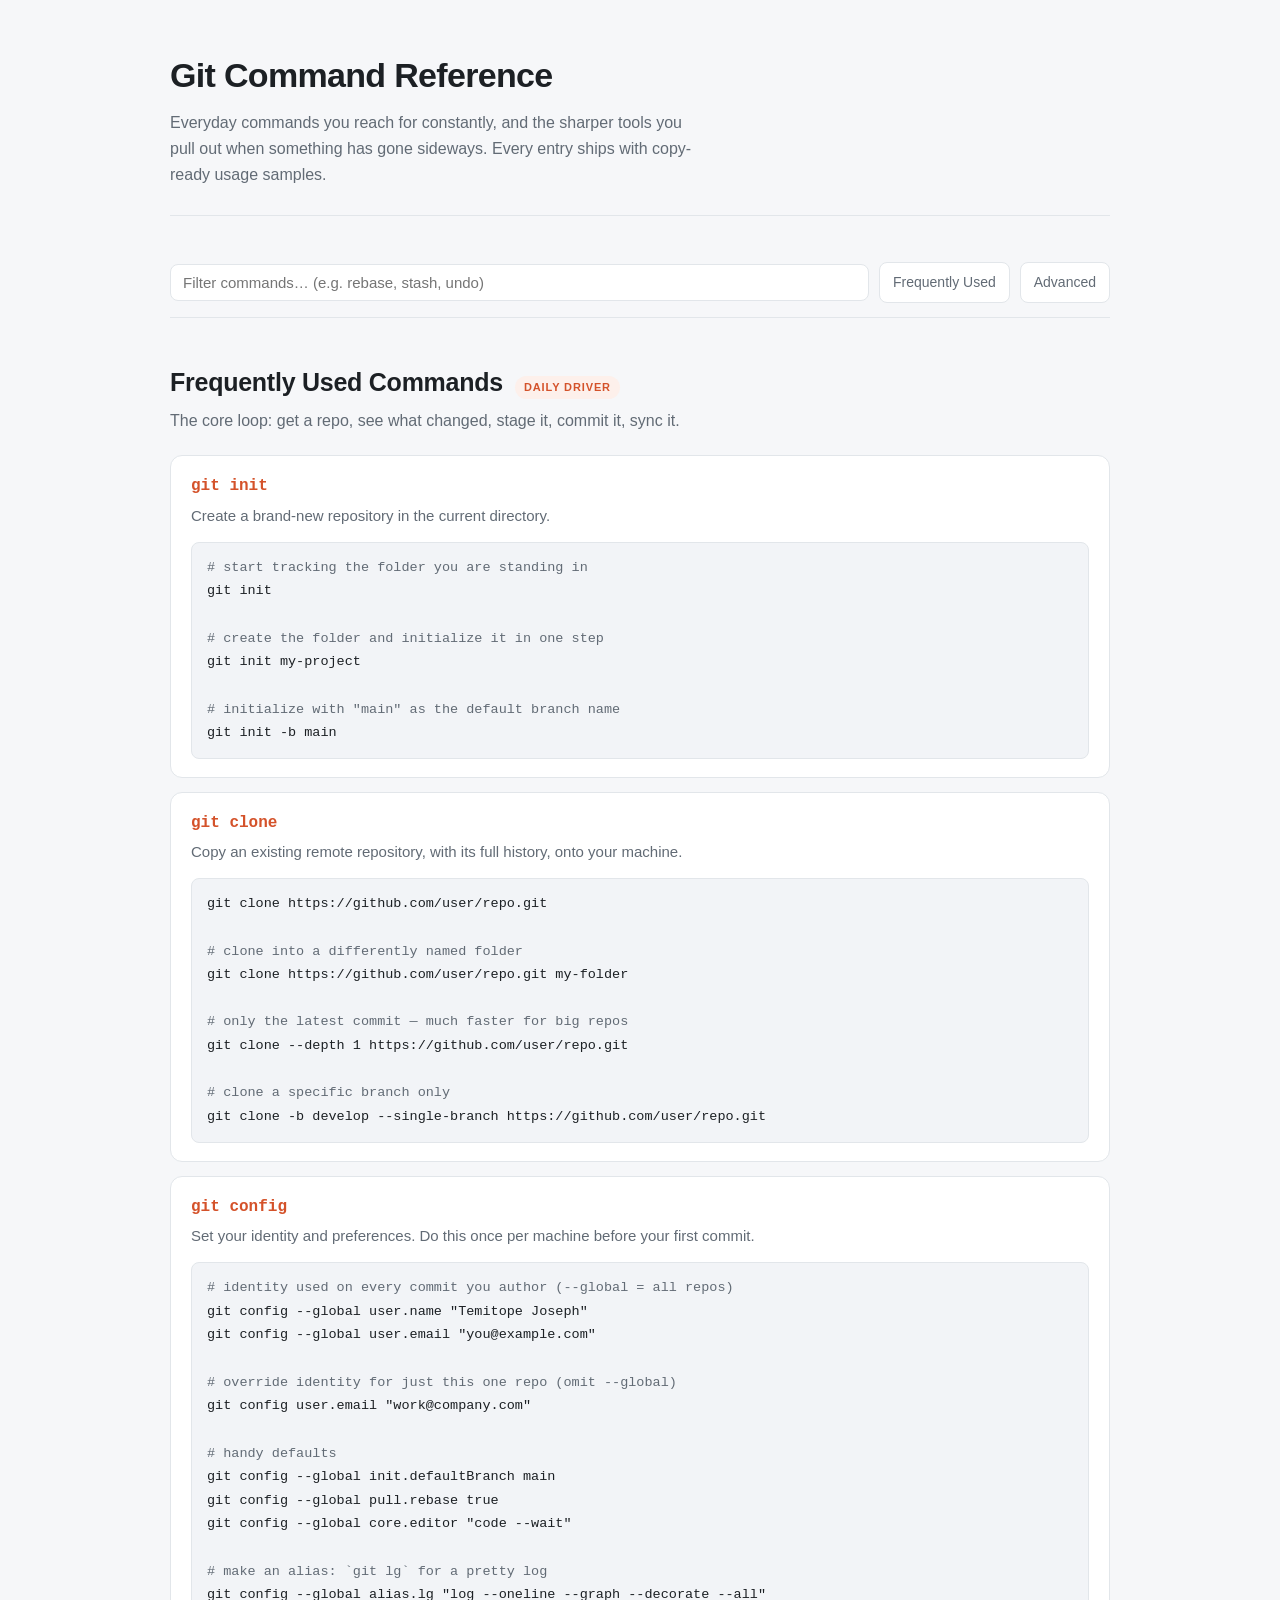
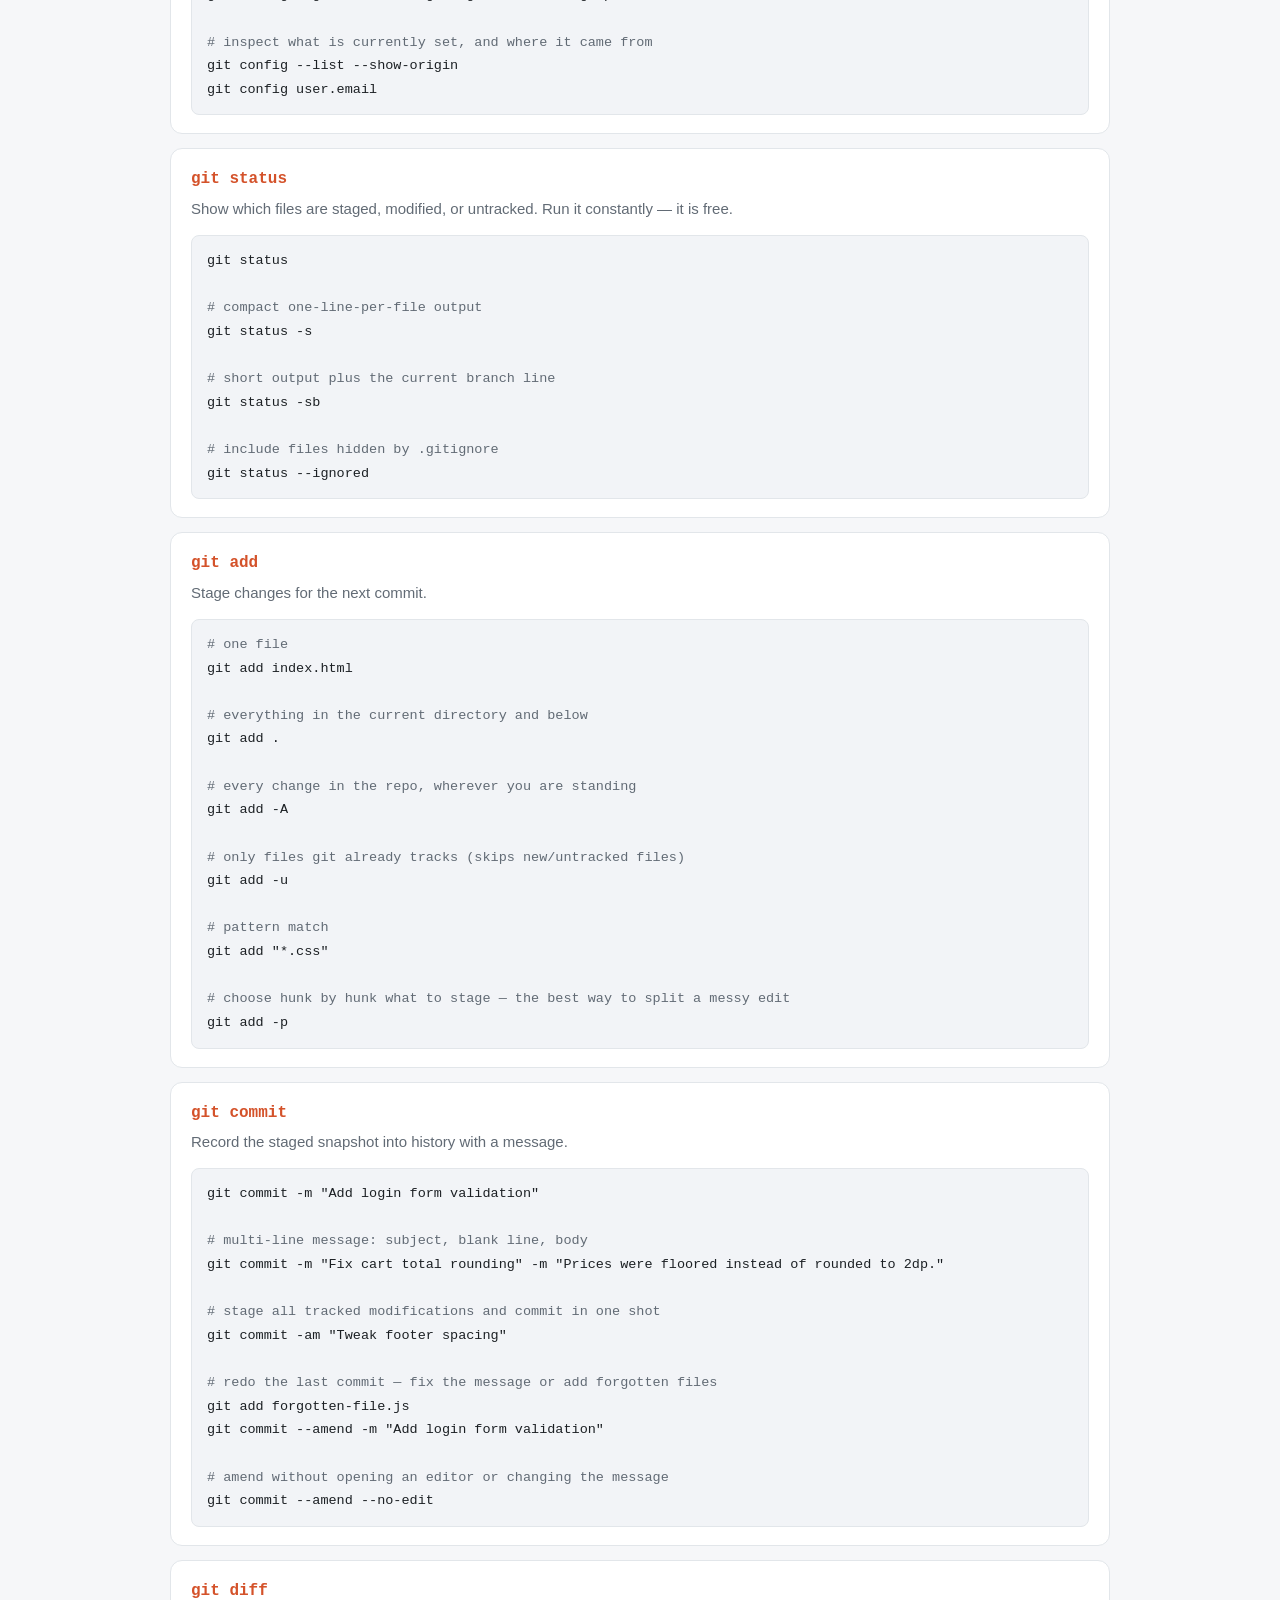
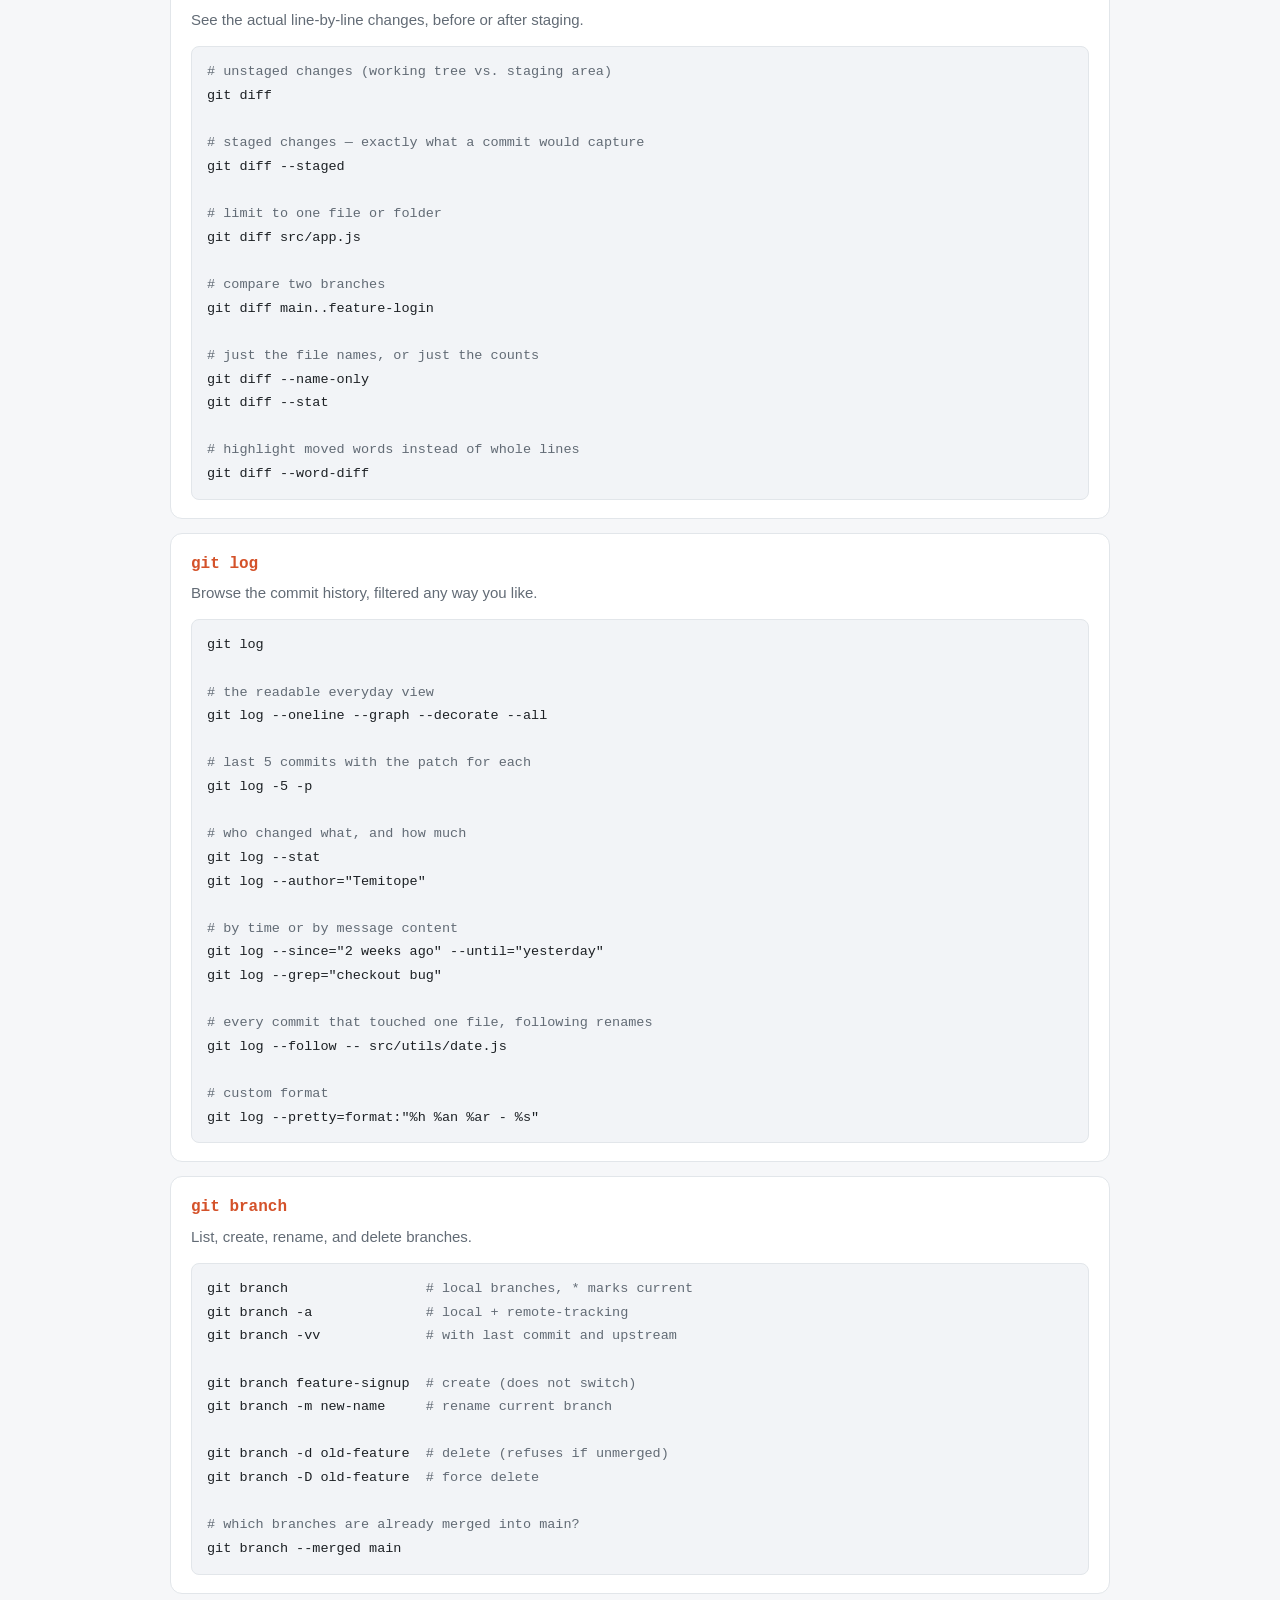
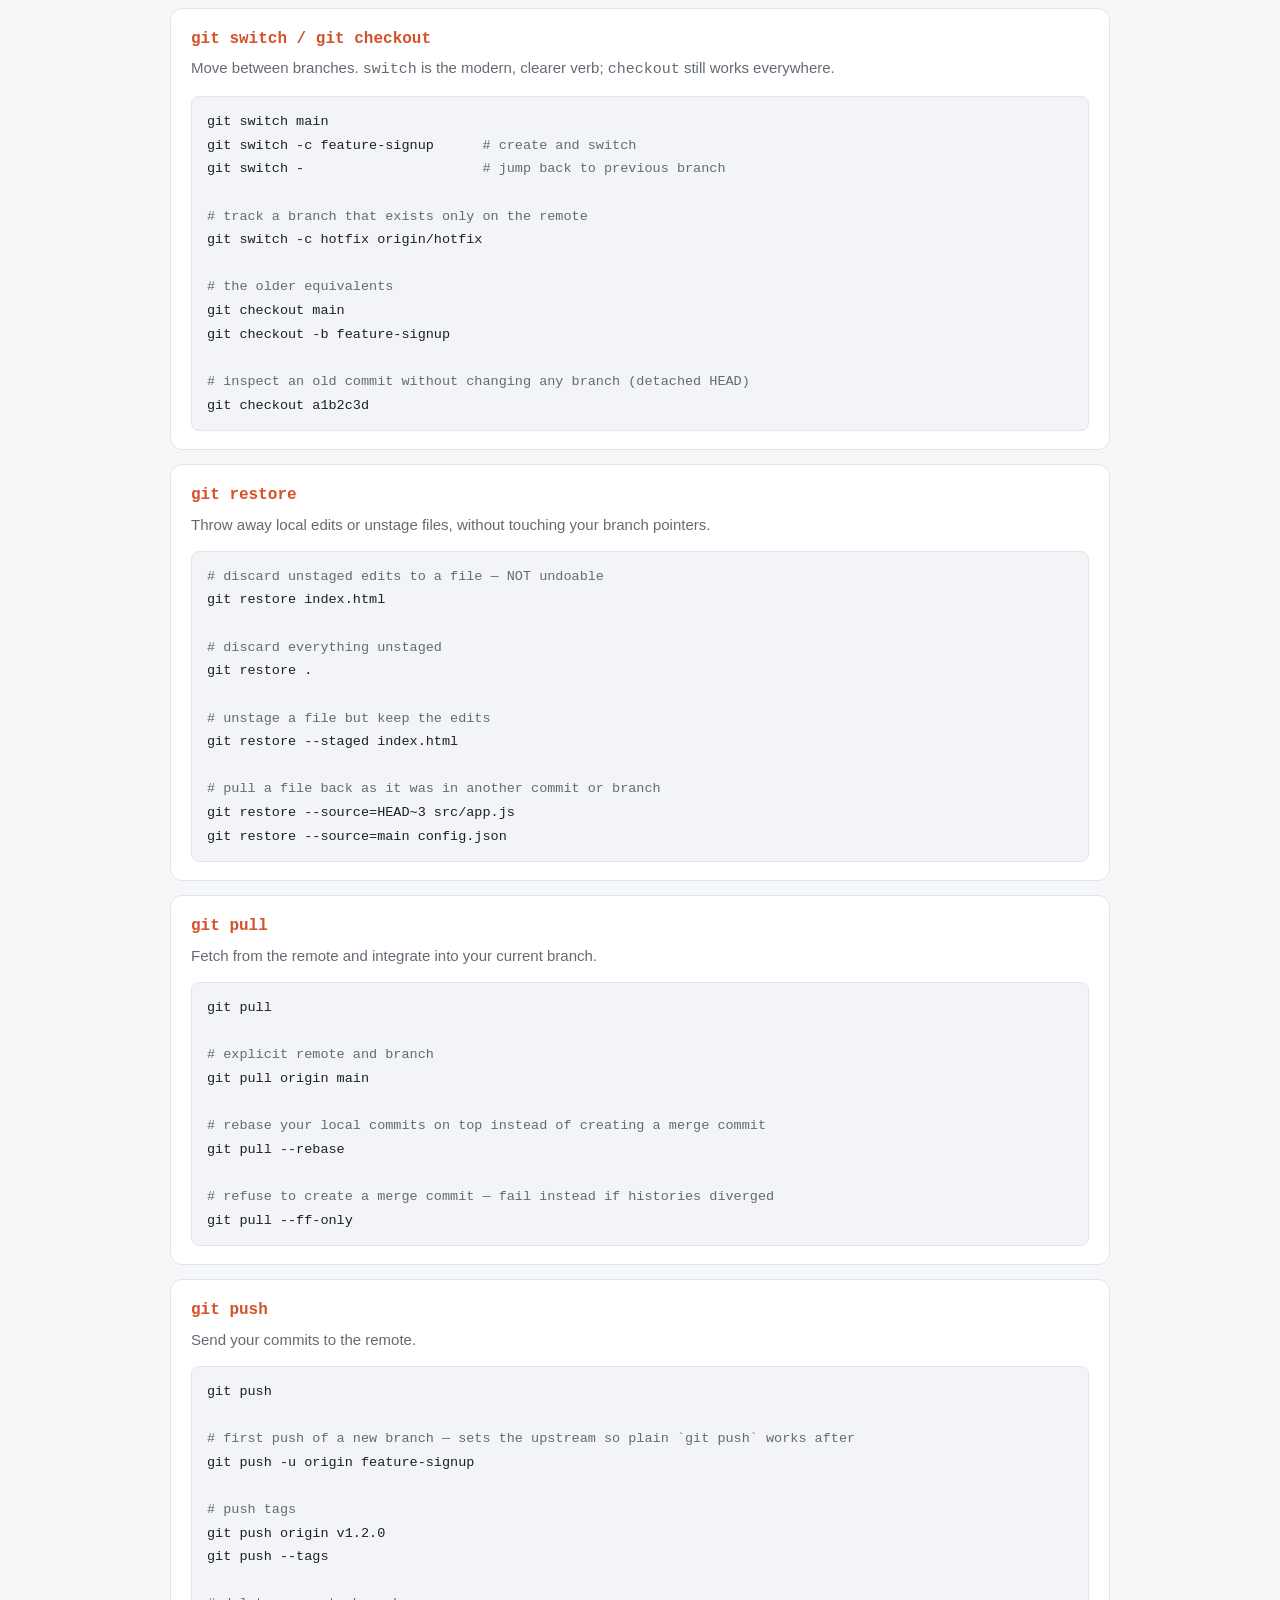
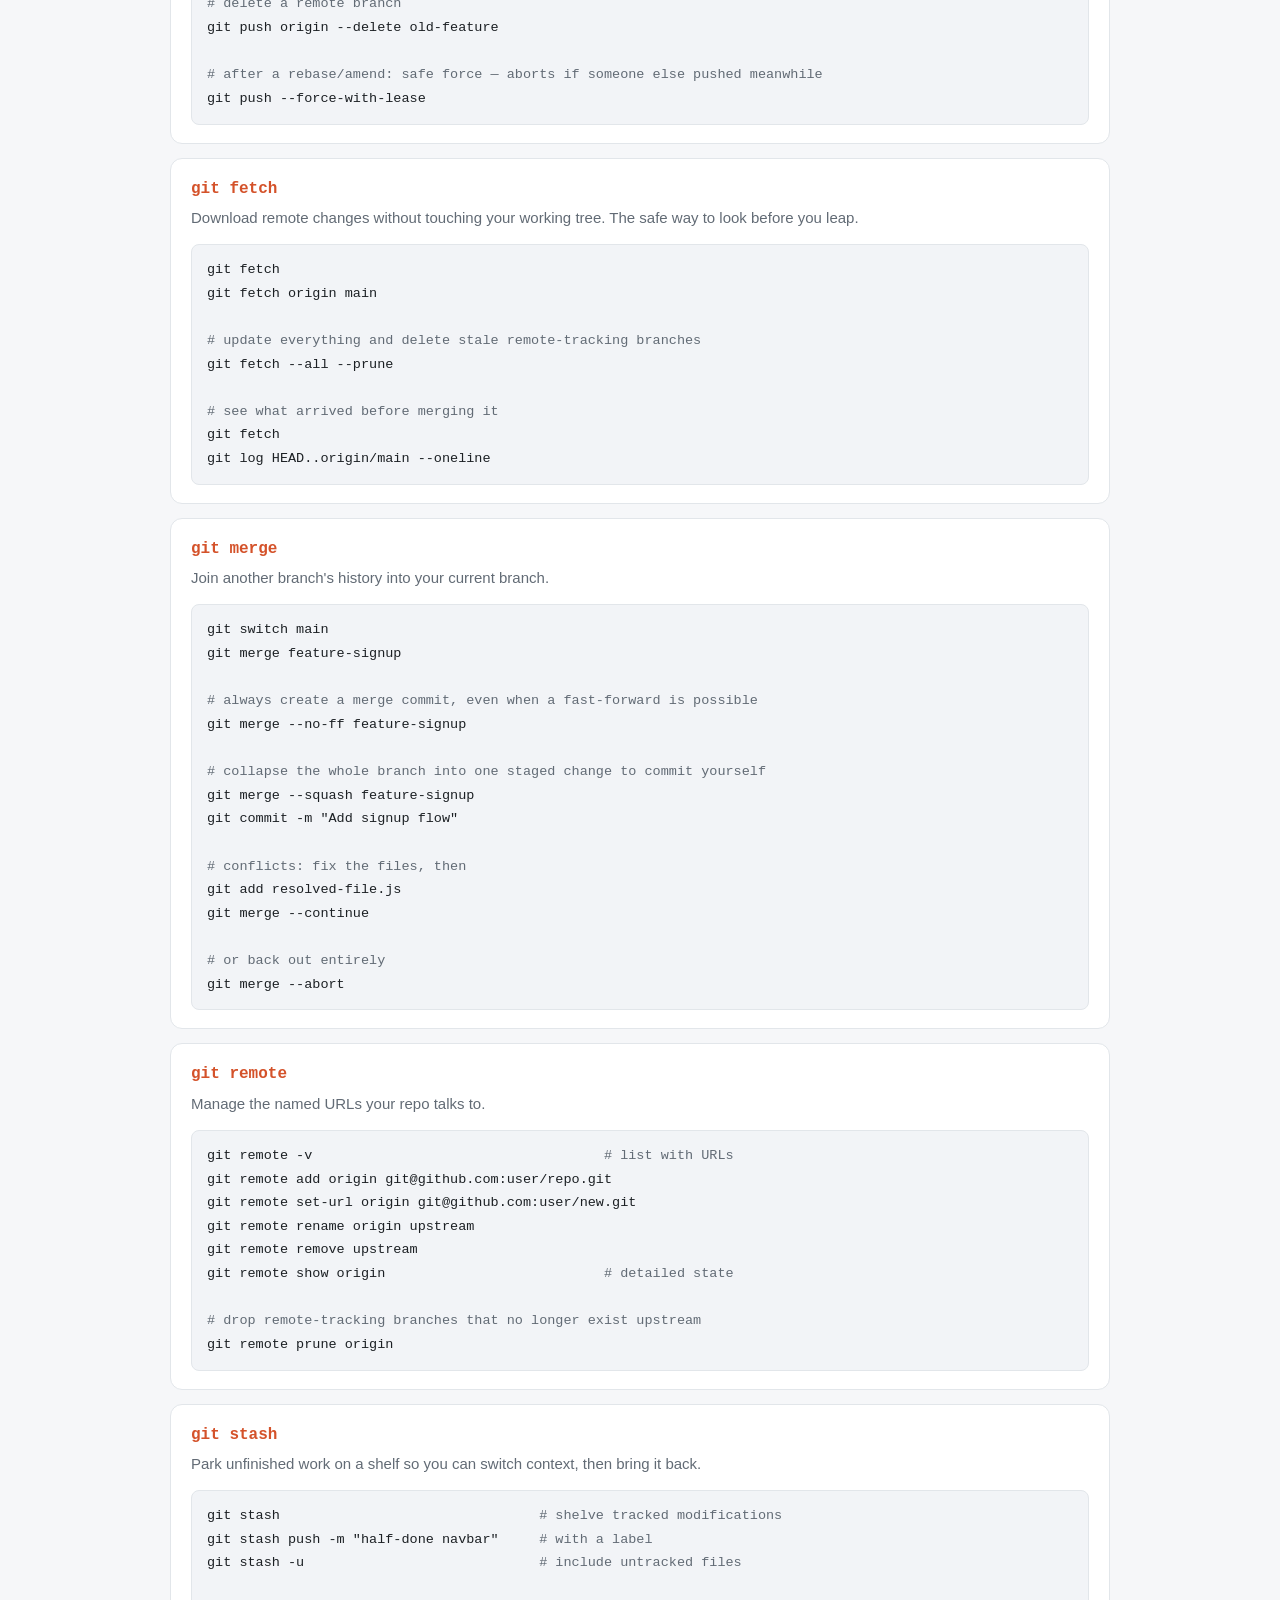
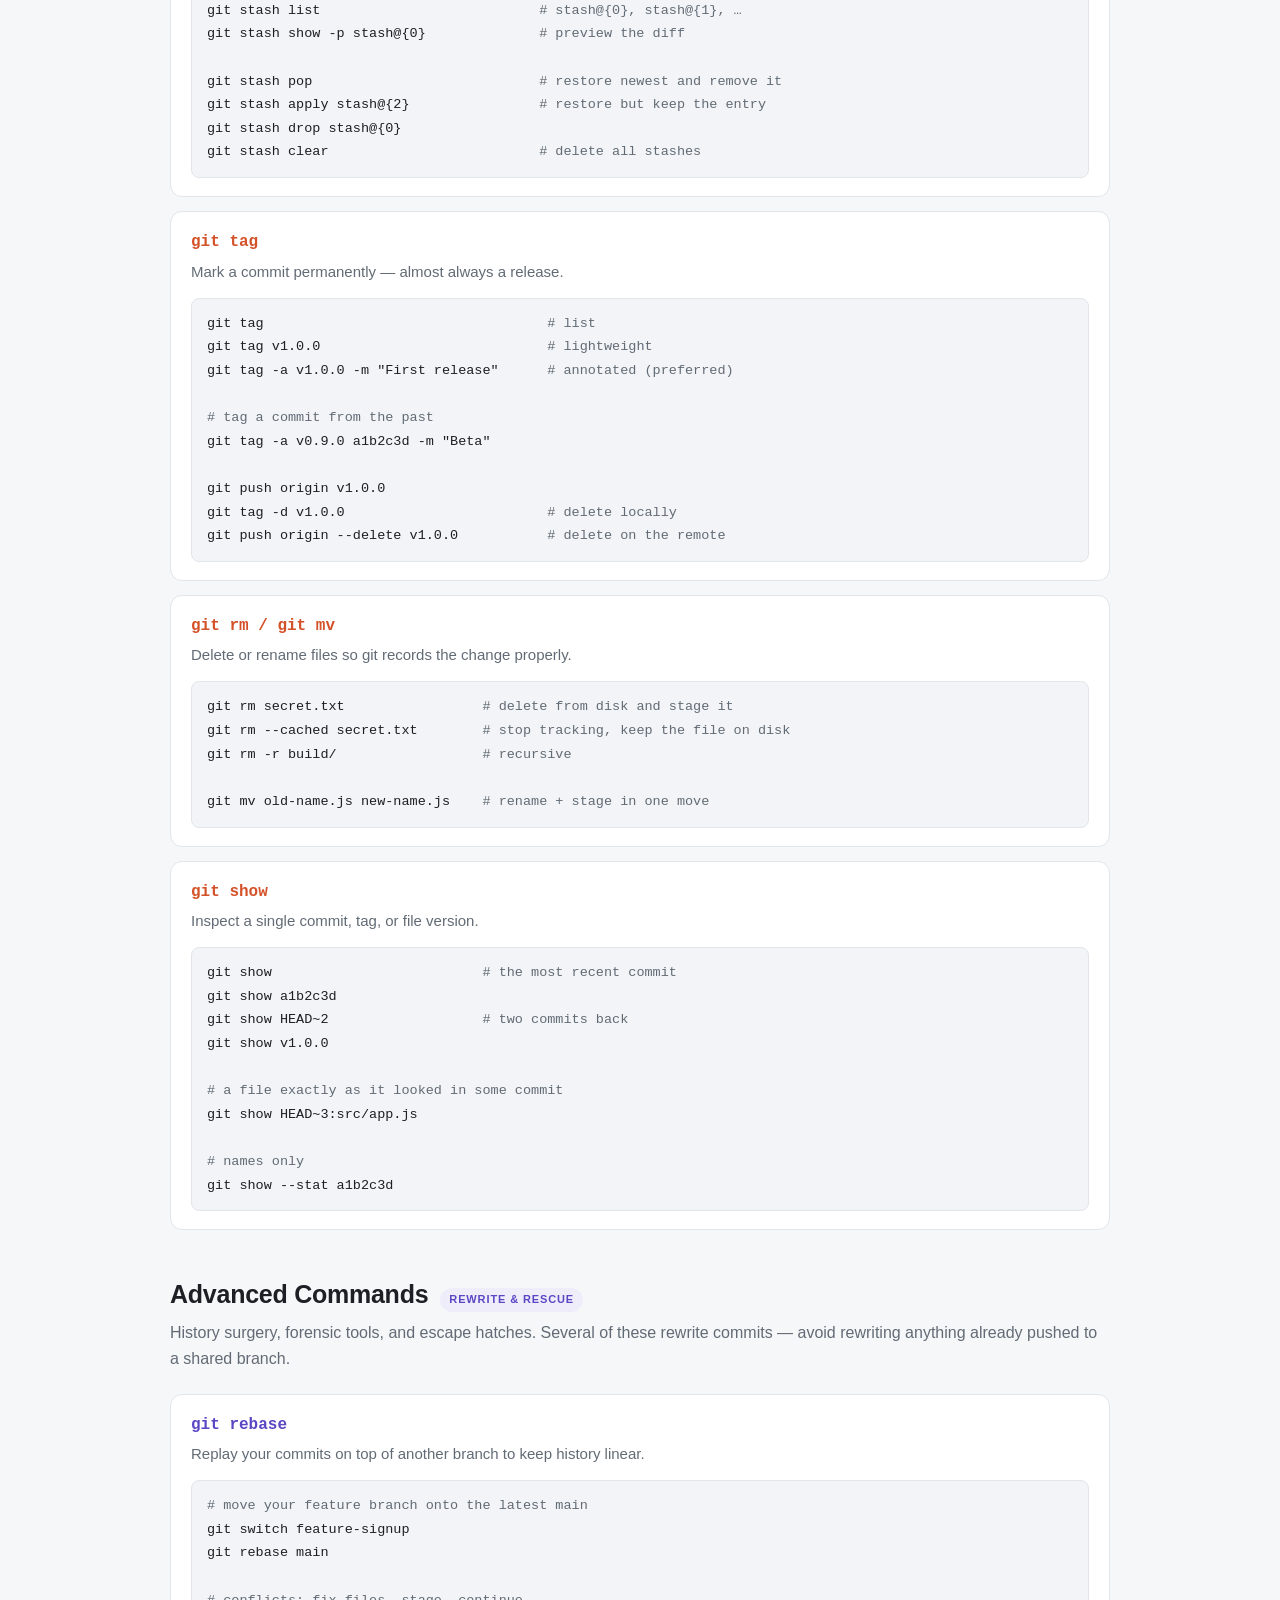
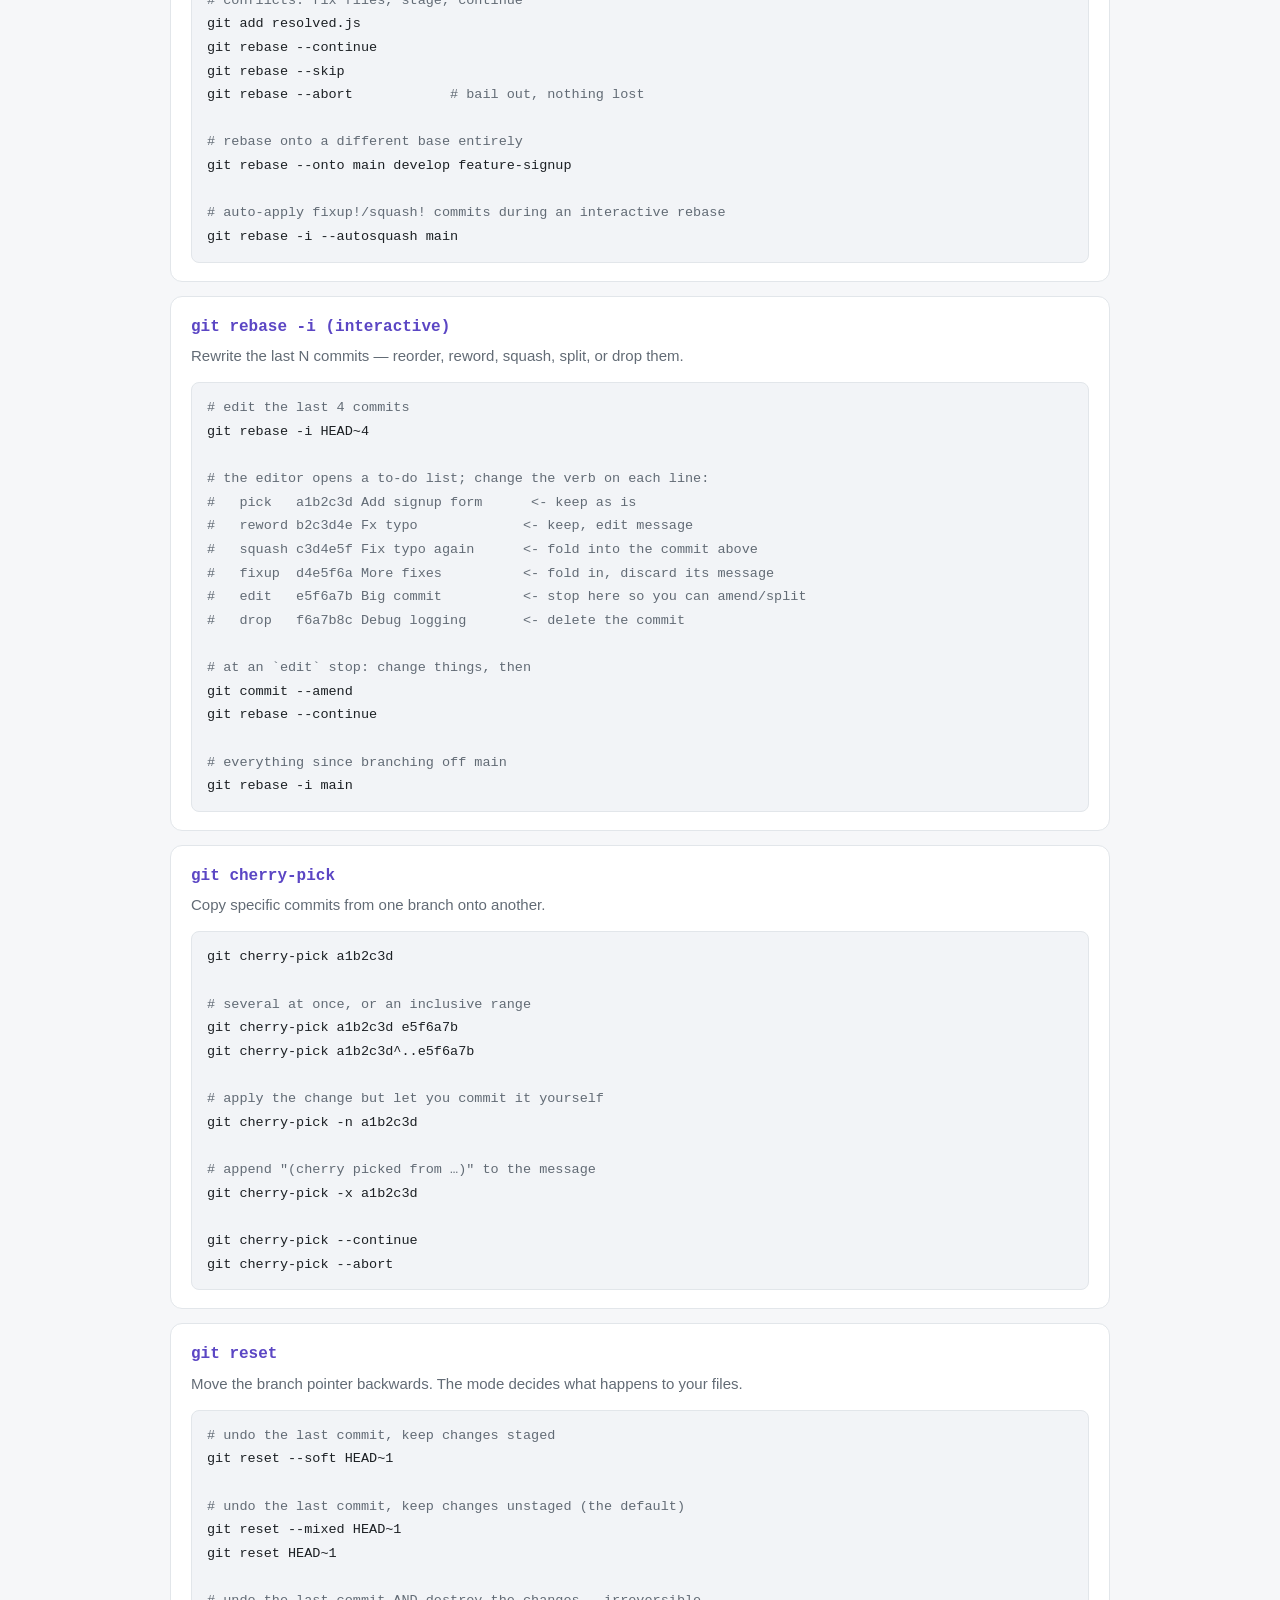
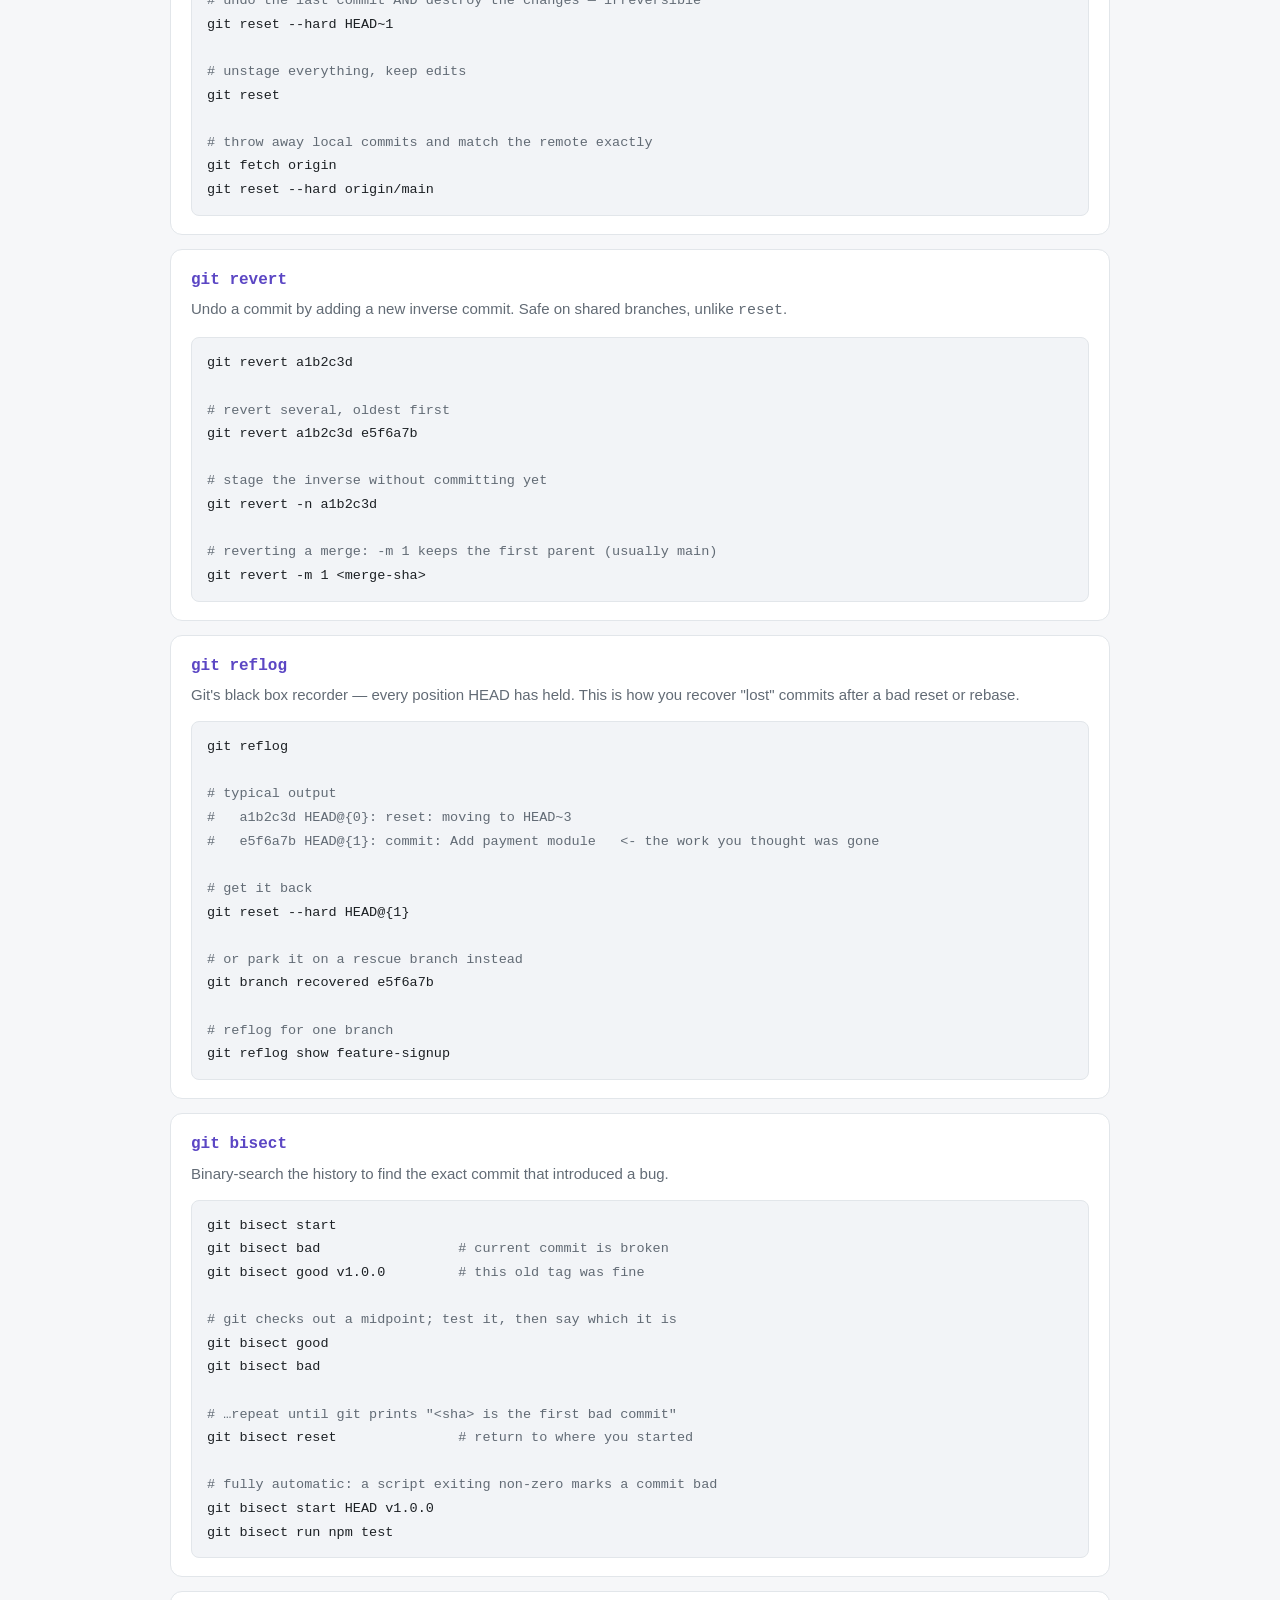
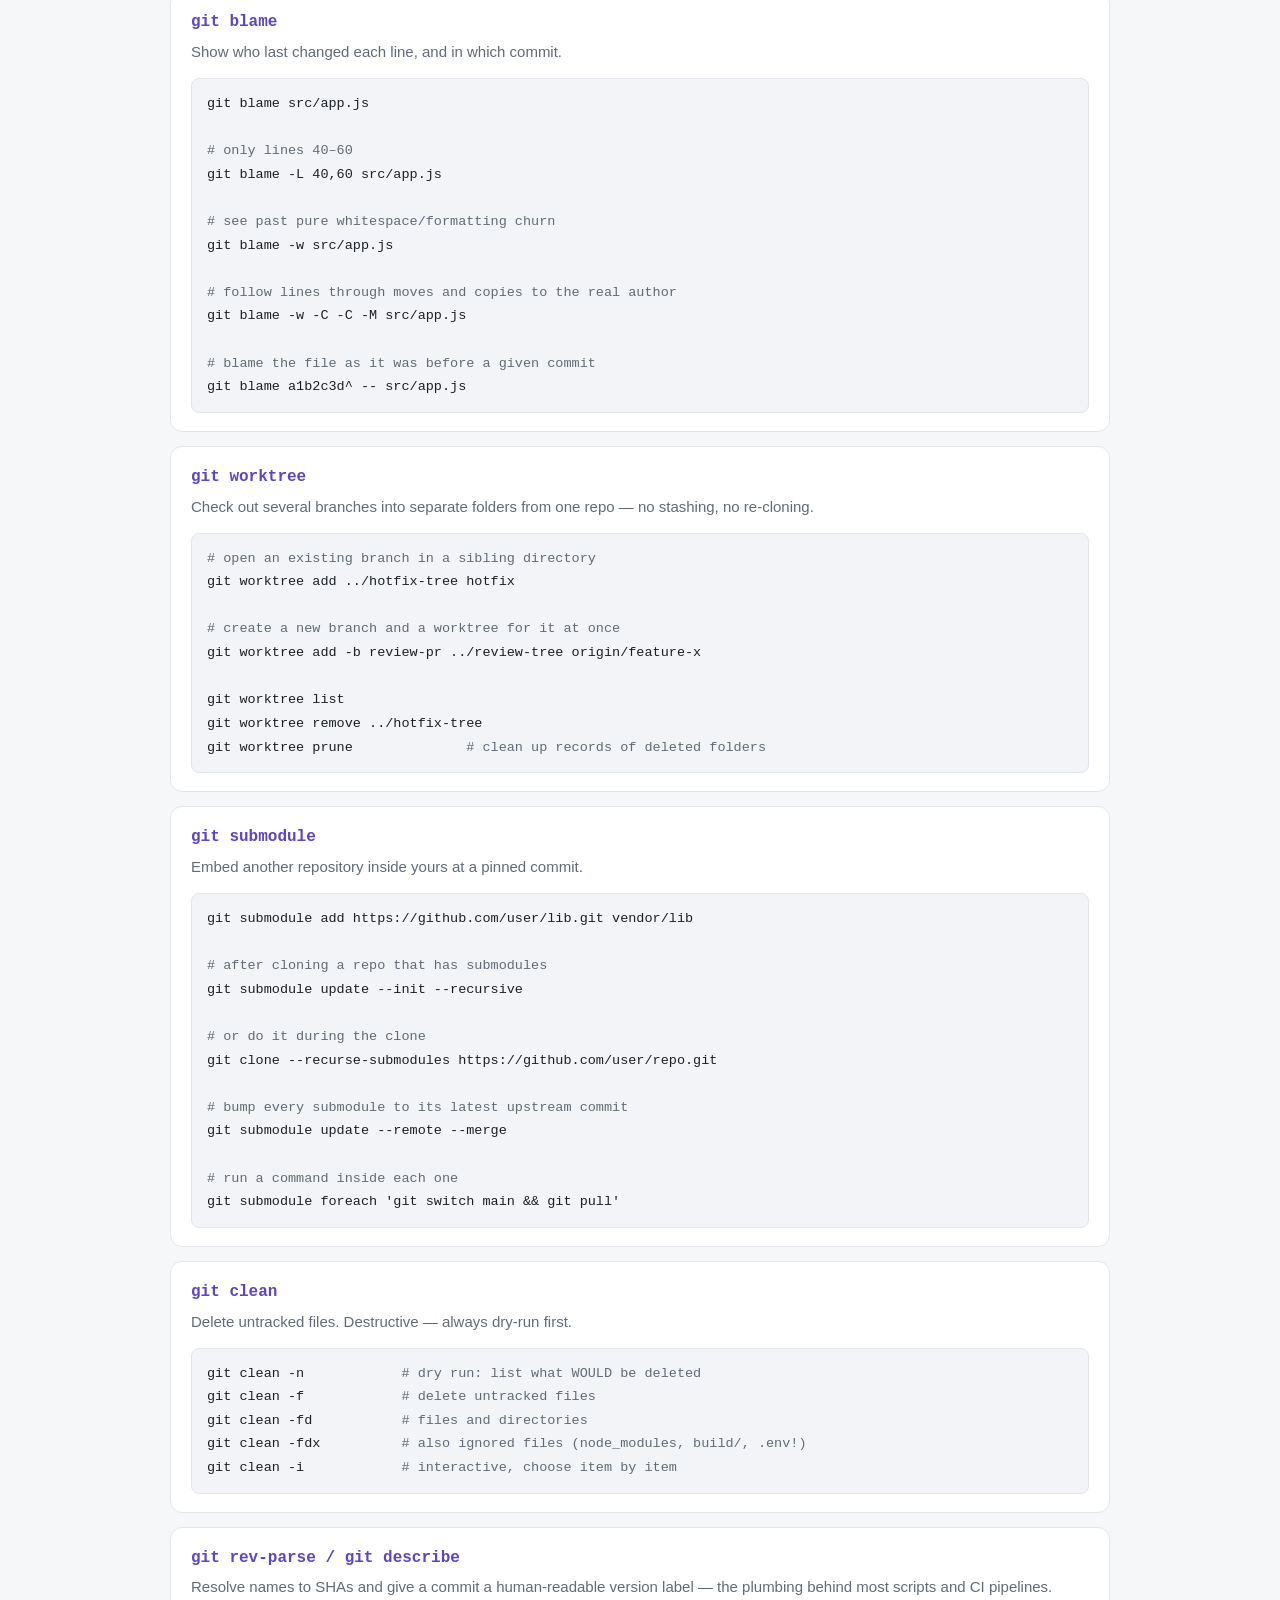
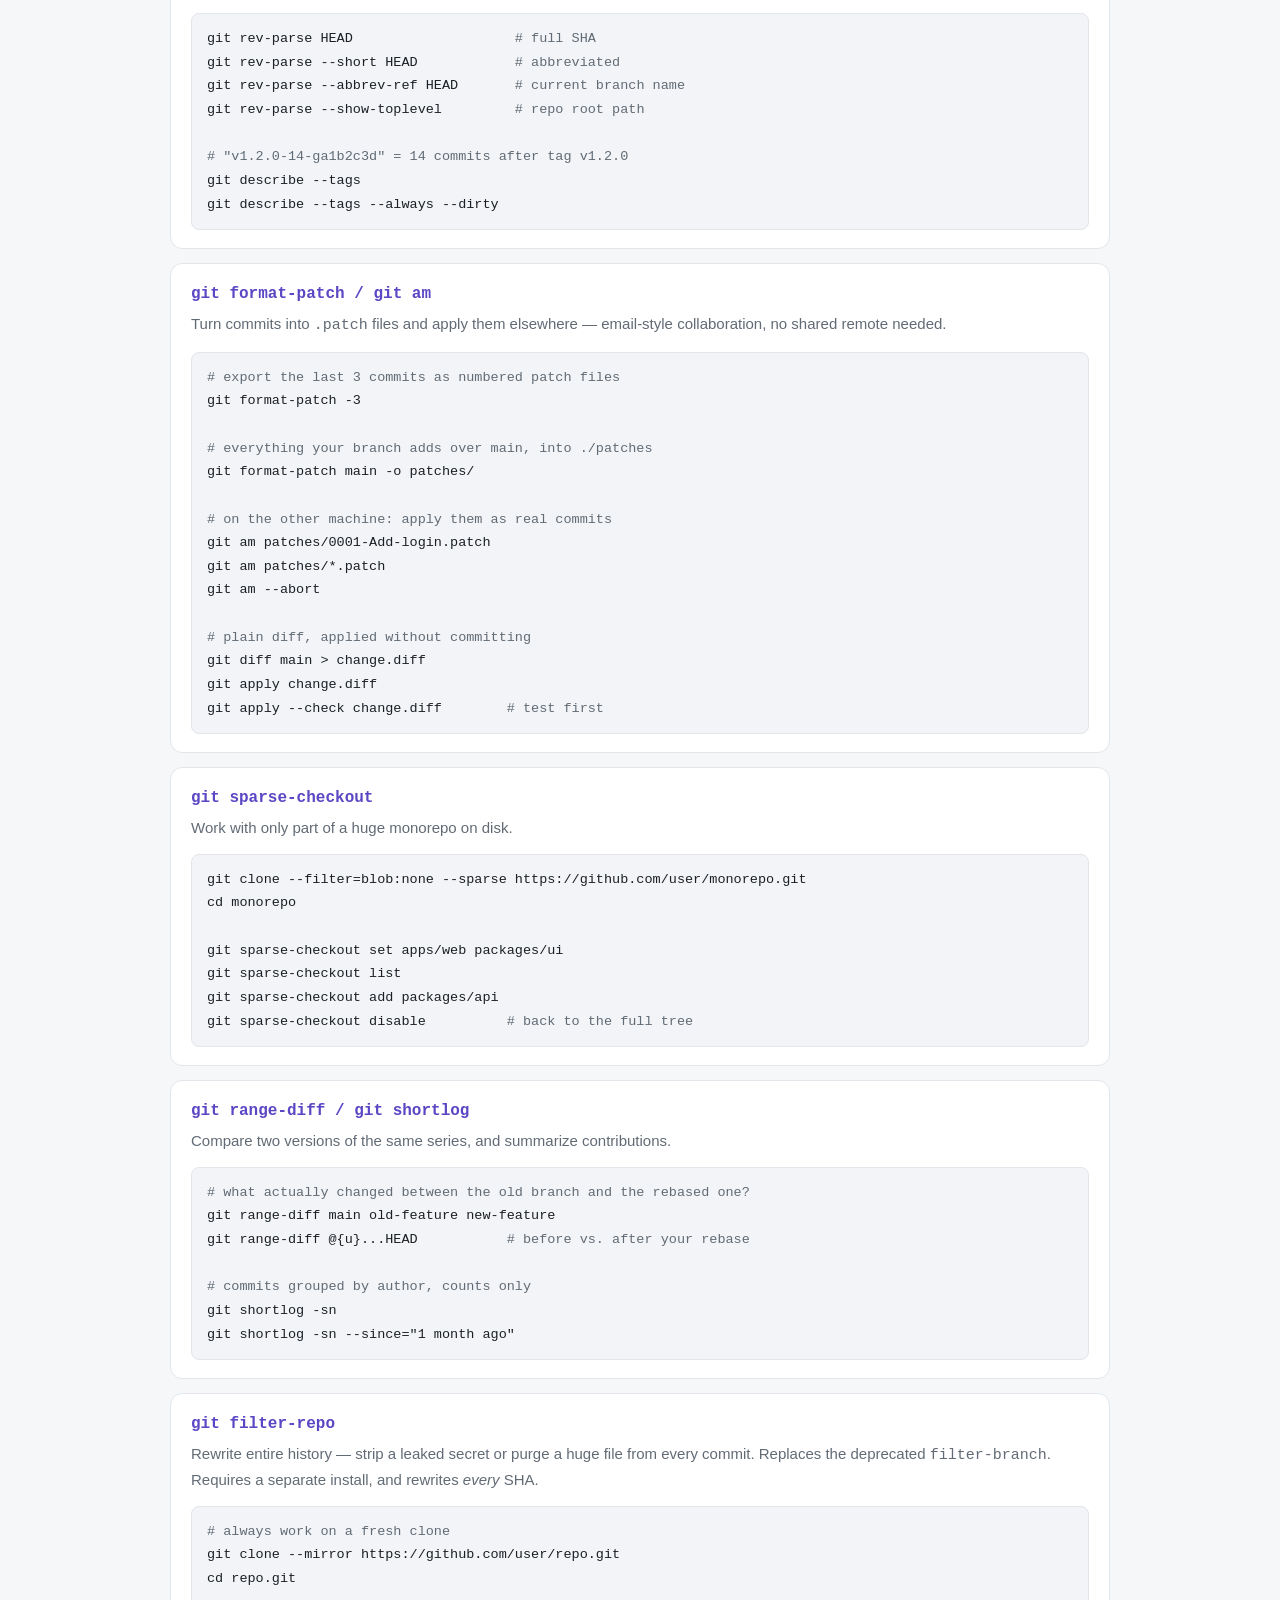
<file: git-commands.html>
<!DOCTYPE html>
<html lang="en">
<head>
<meta charset="UTF-8">
<meta name="viewport" content="width=device-width, initial-scale=1">
<title>Git Command Reference</title>
<style>
  :root {
    --bg: #f6f7f9;
    --panel: #ffffff;
    --code-bg: #f2f4f7;
    --text: #1c2024;
    --muted: #626b75;
    --border: #e2e6ea;
    --accent: #d4522a;
    --accent-soft: #fdf0eb;
    --adv: #5b46c4;
    --adv-soft: #f0edfb;
    --mono: ui-monospace, SFMono-Regular, "SF Mono", Menlo, Consolas, "Liberation Mono", monospace;
  }
  @media (prefers-color-scheme: dark) {
    :root {
      --bg: #16181c;
      --panel: #1e2126;
      --code-bg: #14161a;
      --text: #e6e8ea;
      --muted: #969ea8;
      --border: #2c3138;
      --accent: #f0764e;
      --accent-soft: #2a1c17;
      --adv: #a496f0;
      --adv-soft: #201c33;
    }
  }

  * { box-sizing: border-box; }

  body {
    margin: 0;
    background: var(--bg);
    color: var(--text);
    font-family: -apple-system, BlinkMacSystemFont, "Segoe UI", Roboto, Helvetica, Arial, sans-serif;
    line-height: 1.6;
    -webkit-font-smoothing: antialiased;
  }

  .wrap { max-width: 980px; margin: 0 auto; padding: 0 20px 80px; }

  /* ---------- header ---------- */
  header {
    padding: 48px 0 28px;
    border-bottom: 1px solid var(--border);
    margin-bottom: 32px;
  }
  header h1 {
    margin: 0 0 8px;
    font-size: 34px;
    letter-spacing: -0.02em;
  }
  header p { margin: 0; color: var(--muted); max-width: 60ch; }

  .toolbar {
    position: sticky;
    top: 0;
    z-index: 10;
    background: var(--bg);
    padding: 14px 0;
    margin-bottom: 8px;
    border-bottom: 1px solid var(--border);
    display: flex;
    gap: 10px;
    flex-wrap: wrap;
    align-items: center;
  }
  #search {
    flex: 1 1 260px;
    min-width: 200px;
    padding: 9px 12px;
    font-size: 15px;
    font-family: inherit;
    color: var(--text);
    background: var(--panel);
    border: 1px solid var(--border);
    border-radius: 8px;
  }
  #search:focus { outline: 2px solid var(--accent); outline-offset: -1px; }
  .jump {
    display: inline-block;
    padding: 8px 13px;
    font-size: 14px;
    text-decoration: none;
    color: var(--muted);
    background: var(--panel);
    border: 1px solid var(--border);
    border-radius: 8px;
  }
  .jump:hover { color: var(--text); border-color: var(--muted); }

  /* ---------- sections ---------- */
  section { margin-top: 44px; }
  .section-head { display: flex; align-items: baseline; gap: 12px; flex-wrap: wrap; margin-bottom: 6px; }
  .section-head h2 { margin: 0; font-size: 25px; letter-spacing: -0.01em; }
  .tag {
    font-size: 11px;
    font-weight: 700;
    letter-spacing: 0.08em;
    text-transform: uppercase;
    padding: 3px 9px;
    border-radius: 999px;
    color: var(--accent);
    background: var(--accent-soft);
  }
  #advanced .tag { color: var(--adv); background: var(--adv-soft); }
  .section-head + p { margin: 0 0 22px; color: var(--muted); }

  /* ---------- cards ---------- */
  .cmd {
    background: var(--panel);
    border: 1px solid var(--border);
    border-radius: 12px;
    padding: 18px 20px;
    margin-bottom: 14px;
  }
  .cmd > h3 {
    margin: 0 0 4px;
    font-family: var(--mono);
    font-size: 16px;
    font-weight: 600;
    color: var(--accent);
  }
  #advanced .cmd > h3 { color: var(--adv); }
  .desc { margin: 0 0 14px; color: var(--muted); font-size: 15px; }

  pre {
    margin: 0;
    background: var(--code-bg);
    border: 1px solid var(--border);
    border-radius: 8px;
    padding: 13px 15px;
    overflow-x: auto;
    font-family: var(--mono);
    font-size: 13.5px;
    line-height: 1.75;
    tab-size: 2;
  }
  pre .c { color: var(--muted); }

  .hidden { display: none; }
  .empty { color: var(--muted); padding: 30px 0; display: none; }
  .empty.show { display: block; }

  footer {
    margin-top: 56px;
    padding-top: 20px;
    border-top: 1px solid var(--border);
    color: var(--muted);
    font-size: 14px;
  }
  footer code { font-family: var(--mono); font-size: 13px; }
</style>
</head>
<body>
<div class="wrap">

<header>
  <h1>Git Command Reference</h1>
  <p>Everyday commands you reach for constantly, and the sharper tools you pull out when something has gone sideways. Every entry ships with copy-ready usage samples.</p>
</header>

<div class="toolbar">
  <input id="search" type="search" placeholder="Filter commands… (e.g. rebase, stash, undo)" autocomplete="off">
  <a class="jump" href="#frequent">Frequently Used</a>
  <a class="jump" href="#advanced">Advanced</a>
</div>

<p class="empty" id="empty">No commands match that filter.</p>

<!-- ============================= FREQUENTLY USED ============================= -->
<section id="frequent">
  <div class="section-head">
    <h2>Frequently Used Commands</h2>
    <span class="tag">Daily driver</span>
  </div>
  <p>The core loop: get a repo, see what changed, stage it, commit it, sync it.</p>

  <div class="cmd">
    <h3>git init</h3>
    <p class="desc">Create a brand-new repository in the current directory.</p>
<pre><span class="c"># start tracking the folder you are standing in</span>
git init

<span class="c"># create the folder and initialize it in one step</span>
git init my-project

<span class="c"># initialize with "main" as the default branch name</span>
git init -b main</pre>
  </div>

  <div class="cmd">
    <h3>git clone</h3>
    <p class="desc">Copy an existing remote repository, with its full history, onto your machine.</p>
<pre>git clone https://github.com/user/repo.git

<span class="c"># clone into a differently named folder</span>
git clone https://github.com/user/repo.git my-folder

<span class="c"># only the latest commit — much faster for big repos</span>
git clone --depth 1 https://github.com/user/repo.git

<span class="c"># clone a specific branch only</span>
git clone -b develop --single-branch https://github.com/user/repo.git</pre>
  </div>

  <div class="cmd">
    <h3>git config</h3>
    <p class="desc">Set your identity and preferences. Do this once per machine before your first commit.</p>
<pre><span class="c"># identity used on every commit you author (--global = all repos)</span>
git config --global user.name "Temitope Joseph"
git config --global user.email "you@example.com"

<span class="c"># override identity for just this one repo (omit --global)</span>
git config user.email "work@company.com"

<span class="c"># handy defaults</span>
git config --global init.defaultBranch main
git config --global pull.rebase true
git config --global core.editor "code --wait"

<span class="c"># make an alias: `git lg` for a pretty log</span>
git config --global alias.lg "log --oneline --graph --decorate --all"

<span class="c"># inspect what is currently set, and where it came from</span>
git config --list --show-origin
git config user.email</pre>
  </div>

  <div class="cmd">
    <h3>git status</h3>
    <p class="desc">Show which files are staged, modified, or untracked. Run it constantly — it is free.</p>
<pre>git status

<span class="c"># compact one-line-per-file output</span>
git status -s

<span class="c"># short output plus the current branch line</span>
git status -sb

<span class="c"># include files hidden by .gitignore</span>
git status --ignored</pre>
  </div>

  <div class="cmd">
    <h3>git add</h3>
    <p class="desc">Stage changes for the next commit.</p>
<pre><span class="c"># one file</span>
git add index.html

<span class="c"># everything in the current directory and below</span>
git add .

<span class="c"># every change in the repo, wherever you are standing</span>
git add -A

<span class="c"># only files git already tracks (skips new/untracked files)</span>
git add -u

<span class="c"># pattern match</span>
git add "*.css"

<span class="c"># choose hunk by hunk what to stage — the best way to split a messy edit</span>
git add -p</pre>
  </div>

  <div class="cmd">
    <h3>git commit</h3>
    <p class="desc">Record the staged snapshot into history with a message.</p>
<pre>git commit -m "Add login form validation"

<span class="c"># multi-line message: subject, blank line, body</span>
git commit -m "Fix cart total rounding" -m "Prices were floored instead of rounded to 2dp."

<span class="c"># stage all tracked modifications and commit in one shot</span>
git commit -am "Tweak footer spacing"

<span class="c"># redo the last commit — fix the message or add forgotten files</span>
git add forgotten-file.js
git commit --amend -m "Add login form validation"

<span class="c"># amend without opening an editor or changing the message</span>
git commit --amend --no-edit</pre>
  </div>

  <div class="cmd">
    <h3>git diff</h3>
    <p class="desc">See the actual line-by-line changes, before or after staging.</p>
<pre><span class="c"># unstaged changes (working tree vs. staging area)</span>
git diff

<span class="c"># staged changes — exactly what a commit would capture</span>
git diff --staged

<span class="c"># limit to one file or folder</span>
git diff src/app.js

<span class="c"># compare two branches</span>
git diff main..feature-login

<span class="c"># just the file names, or just the counts</span>
git diff --name-only
git diff --stat

<span class="c"># highlight moved words instead of whole lines</span>
git diff --word-diff</pre>
  </div>

  <div class="cmd">
    <h3>git log</h3>
    <p class="desc">Browse the commit history, filtered any way you like.</p>
<pre>git log

<span class="c"># the readable everyday view</span>
git log --oneline --graph --decorate --all

<span class="c"># last 5 commits with the patch for each</span>
git log -5 -p

<span class="c"># who changed what, and how much</span>
git log --stat
git log --author="Temitope"

<span class="c"># by time or by message content</span>
git log --since="2 weeks ago" --until="yesterday"
git log --grep="checkout bug"

<span class="c"># every commit that touched one file, following renames</span>
git log --follow -- src/utils/date.js

<span class="c"># custom format</span>
git log --pretty=format:"%h %an %ar - %s"</pre>
  </div>

  <div class="cmd">
    <h3>git branch</h3>
    <p class="desc">List, create, rename, and delete branches.</p>
<pre>git branch                 <span class="c"># local branches, * marks current</span>
git branch -a              <span class="c"># local + remote-tracking</span>
git branch -vv             <span class="c"># with last commit and upstream</span>

git branch feature-signup  <span class="c"># create (does not switch)</span>
git branch -m new-name     <span class="c"># rename current branch</span>

git branch -d old-feature  <span class="c"># delete (refuses if unmerged)</span>
git branch -D old-feature  <span class="c"># force delete</span>

<span class="c"># which branches are already merged into main?</span>
git branch --merged main</pre>
  </div>

  <div class="cmd">
    <h3>git switch / git checkout</h3>
    <p class="desc">Move between branches. <code>switch</code> is the modern, clearer verb; <code>checkout</code> still works everywhere.</p>
<pre>git switch main
git switch -c feature-signup      <span class="c"># create and switch</span>
git switch -                      <span class="c"># jump back to previous branch</span>

<span class="c"># track a branch that exists only on the remote</span>
git switch -c hotfix origin/hotfix

<span class="c"># the older equivalents</span>
git checkout main
git checkout -b feature-signup

<span class="c"># inspect an old commit without changing any branch (detached HEAD)</span>
git checkout a1b2c3d</pre>
  </div>

  <div class="cmd">
    <h3>git restore</h3>
    <p class="desc">Throw away local edits or unstage files, without touching your branch pointers.</p>
<pre><span class="c"># discard unstaged edits to a file — NOT undoable</span>
git restore index.html

<span class="c"># discard everything unstaged</span>
git restore .

<span class="c"># unstage a file but keep the edits</span>
git restore --staged index.html

<span class="c"># pull a file back as it was in another commit or branch</span>
git restore --source=HEAD~3 src/app.js
git restore --source=main config.json</pre>
  </div>

  <div class="cmd">
    <h3>git pull</h3>
    <p class="desc">Fetch from the remote and integrate into your current branch.</p>
<pre>git pull

<span class="c"># explicit remote and branch</span>
git pull origin main

<span class="c"># rebase your local commits on top instead of creating a merge commit</span>
git pull --rebase

<span class="c"># refuse to create a merge commit — fail instead if histories diverged</span>
git pull --ff-only</pre>
  </div>

  <div class="cmd">
    <h3>git push</h3>
    <p class="desc">Send your commits to the remote.</p>
<pre>git push

<span class="c"># first push of a new branch — sets the upstream so plain `git push` works after</span>
git push -u origin feature-signup

<span class="c"># push tags</span>
git push origin v1.2.0
git push --tags

<span class="c"># delete a remote branch</span>
git push origin --delete old-feature

<span class="c"># after a rebase/amend: safe force — aborts if someone else pushed meanwhile</span>
git push --force-with-lease</pre>
  </div>

  <div class="cmd">
    <h3>git fetch</h3>
    <p class="desc">Download remote changes without touching your working tree. The safe way to look before you leap.</p>
<pre>git fetch
git fetch origin main

<span class="c"># update everything and delete stale remote-tracking branches</span>
git fetch --all --prune

<span class="c"># see what arrived before merging it</span>
git fetch
git log HEAD..origin/main --oneline</pre>
  </div>

  <div class="cmd">
    <h3>git merge</h3>
    <p class="desc">Join another branch's history into your current branch.</p>
<pre>git switch main
git merge feature-signup

<span class="c"># always create a merge commit, even when a fast-forward is possible</span>
git merge --no-ff feature-signup

<span class="c"># collapse the whole branch into one staged change to commit yourself</span>
git merge --squash feature-signup
git commit -m "Add signup flow"

<span class="c"># conflicts: fix the files, then</span>
git add resolved-file.js
git merge --continue

<span class="c"># or back out entirely</span>
git merge --abort</pre>
  </div>

  <div class="cmd">
    <h3>git remote</h3>
    <p class="desc">Manage the named URLs your repo talks to.</p>
<pre>git remote -v                                    <span class="c"># list with URLs</span>
git remote add origin git@github.com:user/repo.git
git remote set-url origin git@github.com:user/new.git
git remote rename origin upstream
git remote remove upstream
git remote show origin                           <span class="c"># detailed state</span>

<span class="c"># drop remote-tracking branches that no longer exist upstream</span>
git remote prune origin</pre>
  </div>

  <div class="cmd">
    <h3>git stash</h3>
    <p class="desc">Park unfinished work on a shelf so you can switch context, then bring it back.</p>
<pre>git stash                                <span class="c"># shelve tracked modifications</span>
git stash push -m "half-done navbar"     <span class="c"># with a label</span>
git stash -u                             <span class="c"># include untracked files</span>

git stash list                           <span class="c"># stash@{0}, stash@{1}, …</span>
git stash show -p stash@{0}              <span class="c"># preview the diff</span>

git stash pop                            <span class="c"># restore newest and remove it</span>
git stash apply stash@{2}                <span class="c"># restore but keep the entry</span>
git stash drop stash@{0}
git stash clear                          <span class="c"># delete all stashes</span></pre>
  </div>

  <div class="cmd">
    <h3>git tag</h3>
    <p class="desc">Mark a commit permanently — almost always a release.</p>
<pre>git tag                                   <span class="c"># list</span>
git tag v1.0.0                            <span class="c"># lightweight</span>
git tag -a v1.0.0 -m "First release"      <span class="c"># annotated (preferred)</span>

<span class="c"># tag a commit from the past</span>
git tag -a v0.9.0 a1b2c3d -m "Beta"

git push origin v1.0.0
git tag -d v1.0.0                         <span class="c"># delete locally</span>
git push origin --delete v1.0.0           <span class="c"># delete on the remote</span></pre>
  </div>

  <div class="cmd">
    <h3>git rm / git mv</h3>
    <p class="desc">Delete or rename files so git records the change properly.</p>
<pre>git rm secret.txt                 <span class="c"># delete from disk and stage it</span>
git rm --cached secret.txt        <span class="c"># stop tracking, keep the file on disk</span>
git rm -r build/                  <span class="c"># recursive</span>

git mv old-name.js new-name.js    <span class="c"># rename + stage in one move</span></pre>
  </div>

  <div class="cmd">
    <h3>git show</h3>
    <p class="desc">Inspect a single commit, tag, or file version.</p>
<pre>git show                          <span class="c"># the most recent commit</span>
git show a1b2c3d
git show HEAD~2                   <span class="c"># two commits back</span>
git show v1.0.0

<span class="c"># a file exactly as it looked in some commit</span>
git show HEAD~3:src/app.js

<span class="c"># names only</span>
git show --stat a1b2c3d</pre>
  </div>
</section>

<!-- ============================= ADVANCED ============================= -->
<section id="advanced">
  <div class="section-head">
    <h2>Advanced Commands</h2>
    <span class="tag">Rewrite &amp; rescue</span>
  </div>
  <p>History surgery, forensic tools, and escape hatches. Several of these rewrite commits — avoid rewriting anything already pushed to a shared branch.</p>

  <div class="cmd">
    <h3>git rebase</h3>
    <p class="desc">Replay your commits on top of another branch to keep history linear.</p>
<pre><span class="c"># move your feature branch onto the latest main</span>
git switch feature-signup
git rebase main

<span class="c"># conflicts: fix files, stage, continue</span>
git add resolved.js
git rebase --continue
git rebase --skip
git rebase --abort            <span class="c"># bail out, nothing lost</span>

<span class="c"># rebase onto a different base entirely</span>
git rebase --onto main develop feature-signup

<span class="c"># auto-apply fixup!/squash! commits during an interactive rebase</span>
git rebase -i --autosquash main</pre>
  </div>

  <div class="cmd">
    <h3>git rebase -i (interactive)</h3>
    <p class="desc">Rewrite the last N commits — reorder, reword, squash, split, or drop them.</p>
<pre><span class="c"># edit the last 4 commits</span>
git rebase -i HEAD~4

<span class="c"># the editor opens a to-do list; change the verb on each line:</span>
<span class="c">#   pick   a1b2c3d Add signup form      <- keep as is</span>
<span class="c">#   reword b2c3d4e Fx typo             <- keep, edit message</span>
<span class="c">#   squash c3d4e5f Fix typo again      <- fold into the commit above</span>
<span class="c">#   fixup  d4e5f6a More fixes          <- fold in, discard its message</span>
<span class="c">#   edit   e5f6a7b Big commit          <- stop here so you can amend/split</span>
<span class="c">#   drop   f6a7b8c Debug logging       <- delete the commit</span>

<span class="c"># at an `edit` stop: change things, then</span>
git commit --amend
git rebase --continue

<span class="c"># everything since branching off main</span>
git rebase -i main</pre>
  </div>

  <div class="cmd">
    <h3>git cherry-pick</h3>
    <p class="desc">Copy specific commits from one branch onto another.</p>
<pre>git cherry-pick a1b2c3d

<span class="c"># several at once, or an inclusive range</span>
git cherry-pick a1b2c3d e5f6a7b
git cherry-pick a1b2c3d^..e5f6a7b

<span class="c"># apply the change but let you commit it yourself</span>
git cherry-pick -n a1b2c3d

<span class="c"># append "(cherry picked from …)" to the message</span>
git cherry-pick -x a1b2c3d

git cherry-pick --continue
git cherry-pick --abort</pre>
  </div>

  <div class="cmd">
    <h3>git reset</h3>
    <p class="desc">Move the branch pointer backwards. The mode decides what happens to your files.</p>
<pre><span class="c"># undo the last commit, keep changes staged</span>
git reset --soft HEAD~1

<span class="c"># undo the last commit, keep changes unstaged (the default)</span>
git reset --mixed HEAD~1
git reset HEAD~1

<span class="c"># undo the last commit AND destroy the changes — irreversible</span>
git reset --hard HEAD~1

<span class="c"># unstage everything, keep edits</span>
git reset

<span class="c"># throw away local commits and match the remote exactly</span>
git fetch origin
git reset --hard origin/main</pre>
  </div>

  <div class="cmd">
    <h3>git revert</h3>
    <p class="desc">Undo a commit by adding a new inverse commit. Safe on shared branches, unlike <code>reset</code>.</p>
<pre>git revert a1b2c3d

<span class="c"># revert several, oldest first</span>
git revert a1b2c3d e5f6a7b

<span class="c"># stage the inverse without committing yet</span>
git revert -n a1b2c3d

<span class="c"># reverting a merge: -m 1 keeps the first parent (usually main)</span>
git revert -m 1 &lt;merge-sha&gt;</pre>
  </div>

  <div class="cmd">
    <h3>git reflog</h3>
    <p class="desc">Git's black box recorder — every position HEAD has held. This is how you recover "lost" commits after a bad reset or rebase.</p>
<pre>git reflog

<span class="c"># typical output</span>
<span class="c">#   a1b2c3d HEAD@{0}: reset: moving to HEAD~3</span>
<span class="c">#   e5f6a7b HEAD@{1}: commit: Add payment module   &lt;- the work you thought was gone</span>

<span class="c"># get it back</span>
git reset --hard HEAD@{1}

<span class="c"># or park it on a rescue branch instead</span>
git branch recovered e5f6a7b

<span class="c"># reflog for one branch</span>
git reflog show feature-signup</pre>
  </div>

  <div class="cmd">
    <h3>git bisect</h3>
    <p class="desc">Binary-search the history to find the exact commit that introduced a bug.</p>
<pre>git bisect start
git bisect bad                 <span class="c"># current commit is broken</span>
git bisect good v1.0.0         <span class="c"># this old tag was fine</span>

<span class="c"># git checks out a midpoint; test it, then say which it is</span>
git bisect good
git bisect bad

<span class="c"># …repeat until git prints "&lt;sha&gt; is the first bad commit"</span>
git bisect reset               <span class="c"># return to where you started</span>

<span class="c"># fully automatic: a script exiting non-zero marks a commit bad</span>
git bisect start HEAD v1.0.0
git bisect run npm test</pre>
  </div>

  <div class="cmd">
    <h3>git blame</h3>
    <p class="desc">Show who last changed each line, and in which commit.</p>
<pre>git blame src/app.js

<span class="c"># only lines 40–60</span>
git blame -L 40,60 src/app.js

<span class="c"># see past pure whitespace/formatting churn</span>
git blame -w src/app.js

<span class="c"># follow lines through moves and copies to the real author</span>
git blame -w -C -C -M src/app.js

<span class="c"># blame the file as it was before a given commit</span>
git blame a1b2c3d^ -- src/app.js</pre>
  </div>

  <div class="cmd">
    <h3>git worktree</h3>
    <p class="desc">Check out several branches into separate folders from one repo — no stashing, no re-cloning.</p>
<pre><span class="c"># open an existing branch in a sibling directory</span>
git worktree add ../hotfix-tree hotfix

<span class="c"># create a new branch and a worktree for it at once</span>
git worktree add -b review-pr ../review-tree origin/feature-x

git worktree list
git worktree remove ../hotfix-tree
git worktree prune              <span class="c"># clean up records of deleted folders</span></pre>
  </div>

  <div class="cmd">
    <h3>git submodule</h3>
    <p class="desc">Embed another repository inside yours at a pinned commit.</p>
<pre>git submodule add https://github.com/user/lib.git vendor/lib

<span class="c"># after cloning a repo that has submodules</span>
git submodule update --init --recursive

<span class="c"># or do it during the clone</span>
git clone --recurse-submodules https://github.com/user/repo.git

<span class="c"># bump every submodule to its latest upstream commit</span>
git submodule update --remote --merge

<span class="c"># run a command inside each one</span>
git submodule foreach 'git switch main &amp;&amp; git pull'</pre>
  </div>

  <div class="cmd">
    <h3>git clean</h3>
    <p class="desc">Delete untracked files. Destructive — always dry-run first.</p>
<pre>git clean -n            <span class="c"># dry run: list what WOULD be deleted</span>
git clean -f            <span class="c"># delete untracked files</span>
git clean -fd           <span class="c"># files and directories</span>
git clean -fdx          <span class="c"># also ignored files (node_modules, build/, .env!)</span>
git clean -i            <span class="c"># interactive, choose item by item</span></pre>
  </div>

  <div class="cmd">
    <h3>git rev-parse / git describe</h3>
    <p class="desc">Resolve names to SHAs and give a commit a human-readable version label — the plumbing behind most scripts and CI pipelines.</p>
<pre>git rev-parse HEAD                    <span class="c"># full SHA</span>
git rev-parse --short HEAD            <span class="c"># abbreviated</span>
git rev-parse --abbrev-ref HEAD       <span class="c"># current branch name</span>
git rev-parse --show-toplevel         <span class="c"># repo root path</span>

<span class="c"># "v1.2.0-14-ga1b2c3d" = 14 commits after tag v1.2.0</span>
git describe --tags
git describe --tags --always --dirty</pre>
  </div>

  <div class="cmd">
    <h3>git format-patch / git am</h3>
    <p class="desc">Turn commits into <code>.patch</code> files and apply them elsewhere — email-style collaboration, no shared remote needed.</p>
<pre><span class="c"># export the last 3 commits as numbered patch files</span>
git format-patch -3

<span class="c"># everything your branch adds over main, into ./patches</span>
git format-patch main -o patches/

<span class="c"># on the other machine: apply them as real commits</span>
git am patches/0001-Add-login.patch
git am patches/*.patch
git am --abort

<span class="c"># plain diff, applied without committing</span>
git diff main > change.diff
git apply change.diff
git apply --check change.diff        <span class="c"># test first</span></pre>
  </div>

  <div class="cmd">
    <h3>git sparse-checkout</h3>
    <p class="desc">Work with only part of a huge monorepo on disk.</p>
<pre>git clone --filter=blob:none --sparse https://github.com/user/monorepo.git
cd monorepo

git sparse-checkout set apps/web packages/ui
git sparse-checkout list
git sparse-checkout add packages/api
git sparse-checkout disable          <span class="c"># back to the full tree</span></pre>
  </div>

  <div class="cmd">
    <h3>git range-diff / git shortlog</h3>
    <p class="desc">Compare two versions of the same series, and summarize contributions.</p>
<pre><span class="c"># what actually changed between the old branch and the rebased one?</span>
git range-diff main old-feature new-feature
git range-diff @{u}...HEAD           <span class="c"># before vs. after your rebase</span>

<span class="c"># commits grouped by author, counts only</span>
git shortlog -sn
git shortlog -sn --since="1 month ago"</pre>
  </div>

  <div class="cmd">
    <h3>git filter-repo</h3>
    <p class="desc">Rewrite entire history — strip a leaked secret or purge a huge file from every commit. Replaces the deprecated <code>filter-branch</code>. Requires a separate install, and rewrites <em>every</em> SHA.</p>
<pre><span class="c"># always work on a fresh clone</span>
git clone --mirror https://github.com/user/repo.git
cd repo.git

<span class="c"># remove a file from all of history</span>
git filter-repo --path .env --invert-paths
git filter-repo --path secrets/ --invert-paths

<span class="c"># keep only one subdirectory as the new repo root</span>
git filter-repo --subdirectory-filter apps/web

<span class="c"># fix an email across every commit</span>
git filter-repo --mailmap mailmap.txt

<span class="c"># then force-push, and tell every collaborator to re-clone</span>
git push --force --all</pre>
  </div>

  <div class="cmd">
    <h3>git rerere</h3>
    <p class="desc">"Reuse recorded resolution" — git memorizes how you solved a conflict and replays it automatically next time. Invaluable on long-lived rebases.</p>
<pre>git config --global rerere.enabled true

<span class="c"># resolve a conflict once as usual; git records it silently</span>
<span class="c"># next time the same conflict appears it is resolved for you</span>

git rerere status
git rerere diff
git rerere forget path/to/file.js    <span class="c"># drop a bad recorded resolution</span></pre>
  </div>

  <div class="cmd">
    <h3>git archive / git bundle</h3>
    <p class="desc">Export a snapshot without the <code>.git</code> folder, or pack a whole repo into one transferable file.</p>
<pre><span class="c"># zip/tarball of a tag or branch — clean release artifact</span>
git archive --format=zip -o site-v1.0.zip v1.0.0
git archive HEAD | tar -x -C /var/www/deploy

<span class="c"># the entire repo as a single file you can email or copy to a USB stick</span>
git bundle create repo.bundle --all
git clone repo.bundle restored-repo

<span class="c"># bundle only what is new since a tag</span>
git bundle create update.bundle v1.0.0..main</pre>
  </div>

  <div class="cmd">
    <h3>git gc / git fsck / git count-objects</h3>
    <p class="desc">Maintenance: compact the object store, check integrity, find orphaned commits.</p>
<pre>git gc                       <span class="c"># garbage collect and repack</span>
git gc --aggressive --prune=now

git count-objects -vH        <span class="c"># how big is this repo, really?</span>

git fsck                     <span class="c"># verify object integrity</span>
git fsck --lost-found        <span class="c"># surface dangling commits/blobs</span>

<span class="c"># commits with no branch pointing at them — reflog's last resort</span>
git fsck --unreachable --no-reflogs</pre>
  </div>

  <div class="cmd">
    <h3>git hooks</h3>
    <p class="desc">Scripts git runs automatically at lifecycle points. They live in <code>.git/hooks/</code> and are not committed unless you point git elsewhere.</p>
<pre>ls .git/hooks/               <span class="c"># pre-commit, commit-msg, pre-push, …</span>

<span class="c"># create a pre-commit hook that blocks a bad commit</span>
cat > .git/hooks/pre-commit &lt;&lt;'EOF'
#!/bin/sh
npm run lint || exit 1
EOF
chmod +x .git/hooks/pre-commit

<span class="c"># share hooks with the team: commit them, then point git at the folder</span>
git config core.hooksPath .githooks

<span class="c"># skip hooks for one commit</span>
git commit --no-verify -m "WIP"</pre>
  </div>

  <div class="cmd">
    <h3>git notes / git replace</h3>
    <p class="desc">Attach metadata to existing commits, or substitute one object for another, without rewriting history.</p>
<pre>git notes add -m "Reviewed by QA on 2026-08-12" a1b2c3d
git notes show a1b2c3d
git log --show-notes

<span class="c"># notes are not pushed by default</span>
git push origin refs/notes/commits

<span class="c"># transparently swap one commit for another (grafts, history stitching)</span>
git replace a1b2c3d e5f6a7b
git replace -l
git replace -d a1b2c3d</pre>
  </div>
</section>

<footer>
  Tip: almost every command here has a manual page — <code>git help rebase</code> or <code>git rebase --help</code>. When something goes wrong, <code>git reflog</code> is usually the way back.
</footer>

</div>

<script>
  const search = document.getElementById('search');
  const empty  = document.getElementById('empty');
  const cards  = Array.from(document.querySelectorAll('.cmd'));
  const sections = Array.from(document.querySelectorAll('section'));

  search.addEventListener('input', () => {
    const q = search.value.trim().toLowerCase();
    let visible = 0;

    cards.forEach(card => {
      const match = !q || card.textContent.toLowerCase().includes(q);
      card.classList.toggle('hidden', !match);
      if (match) visible++;
    });

    // hide a section heading when nothing under it matched
    sections.forEach(sec => {
      const any = sec.querySelector('.cmd:not(.hidden)');
      sec.classList.toggle('hidden', !any);
    });

    empty.classList.toggle('show', visible === 0);
  });
</script>
</body>
</html>
</file>
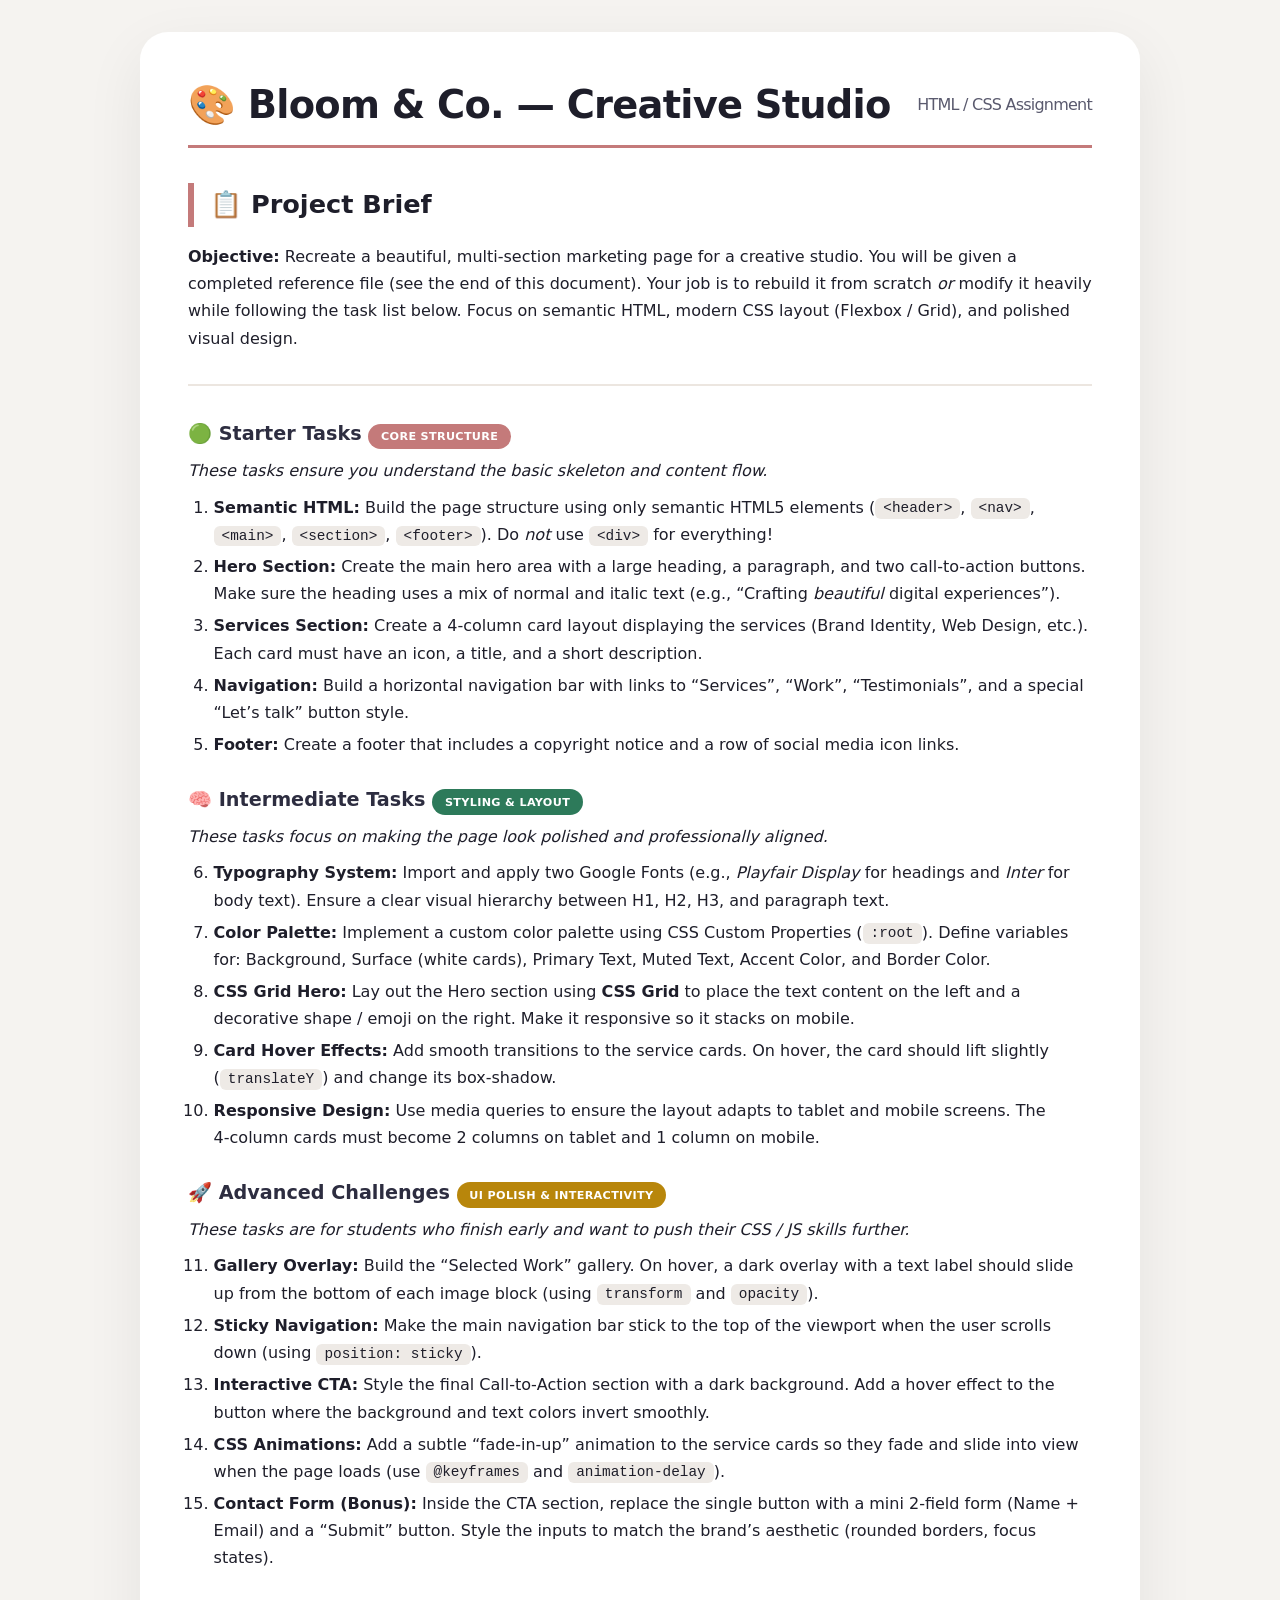
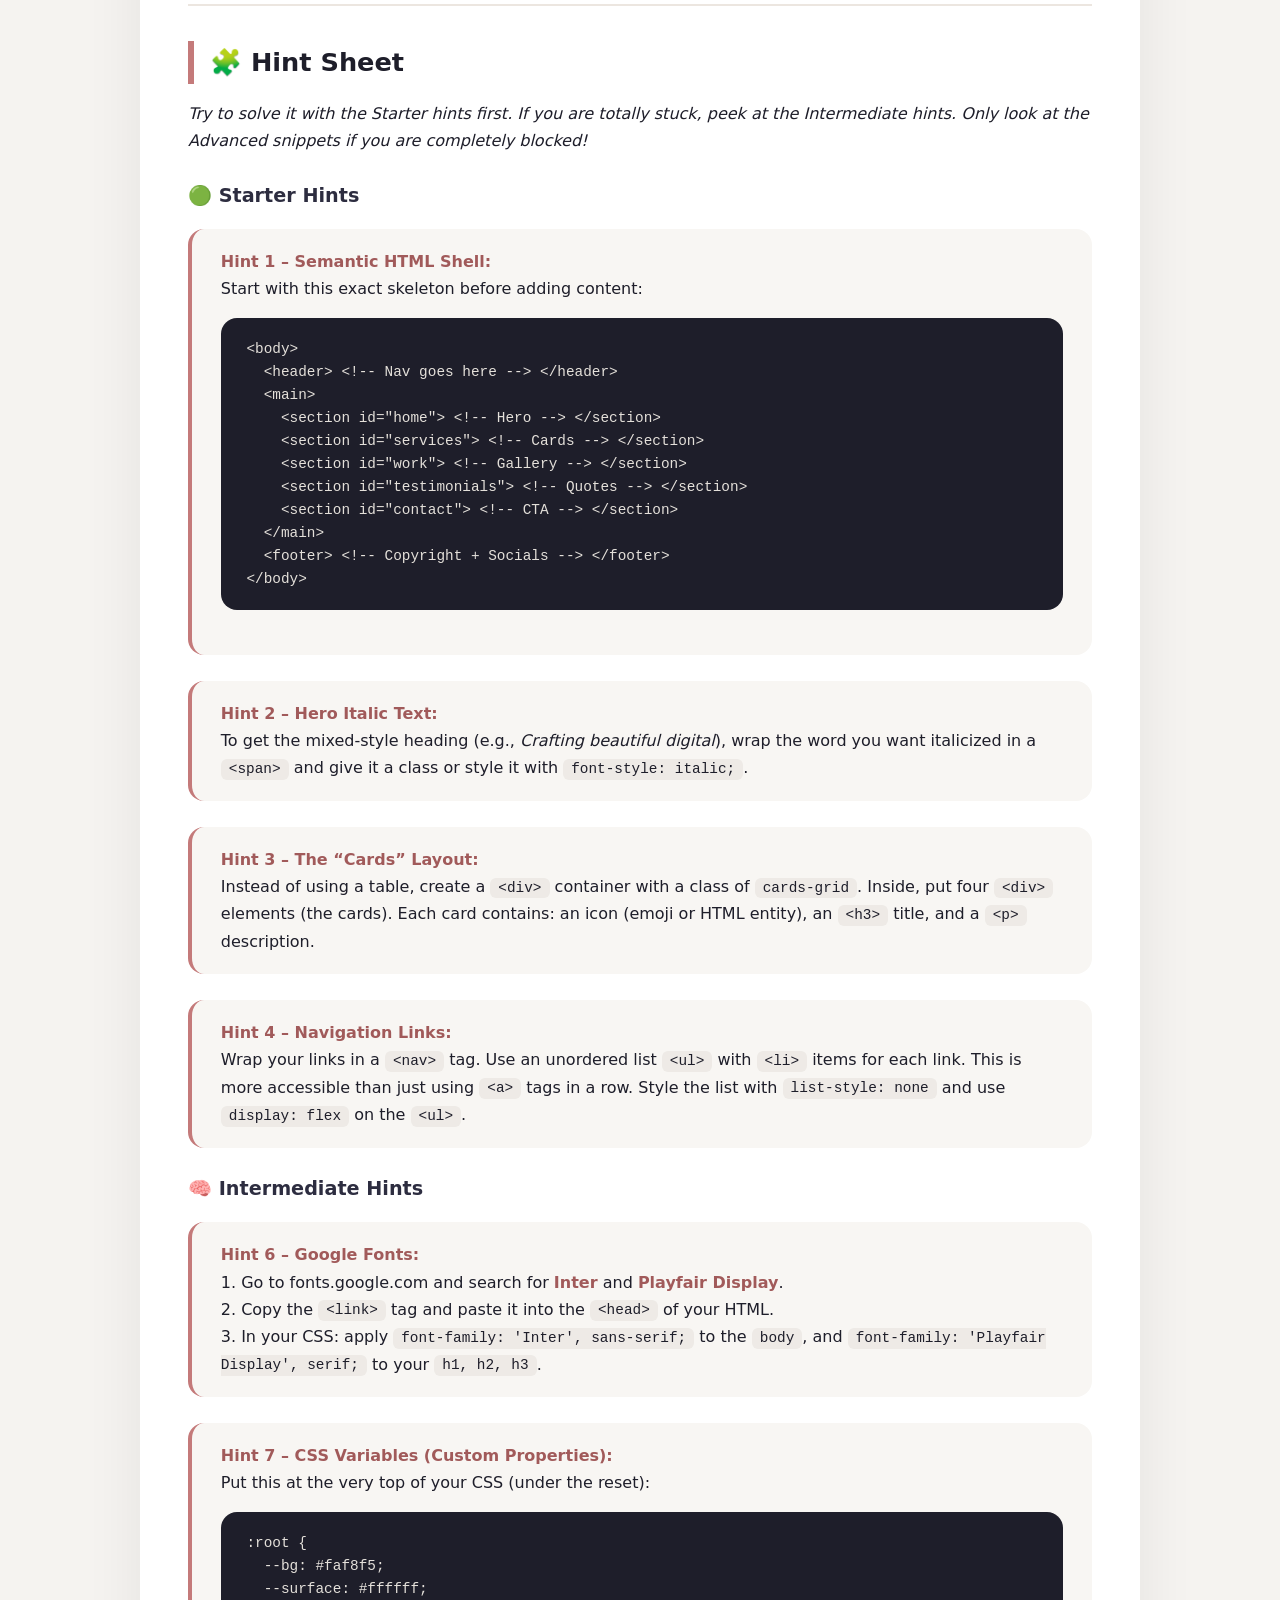
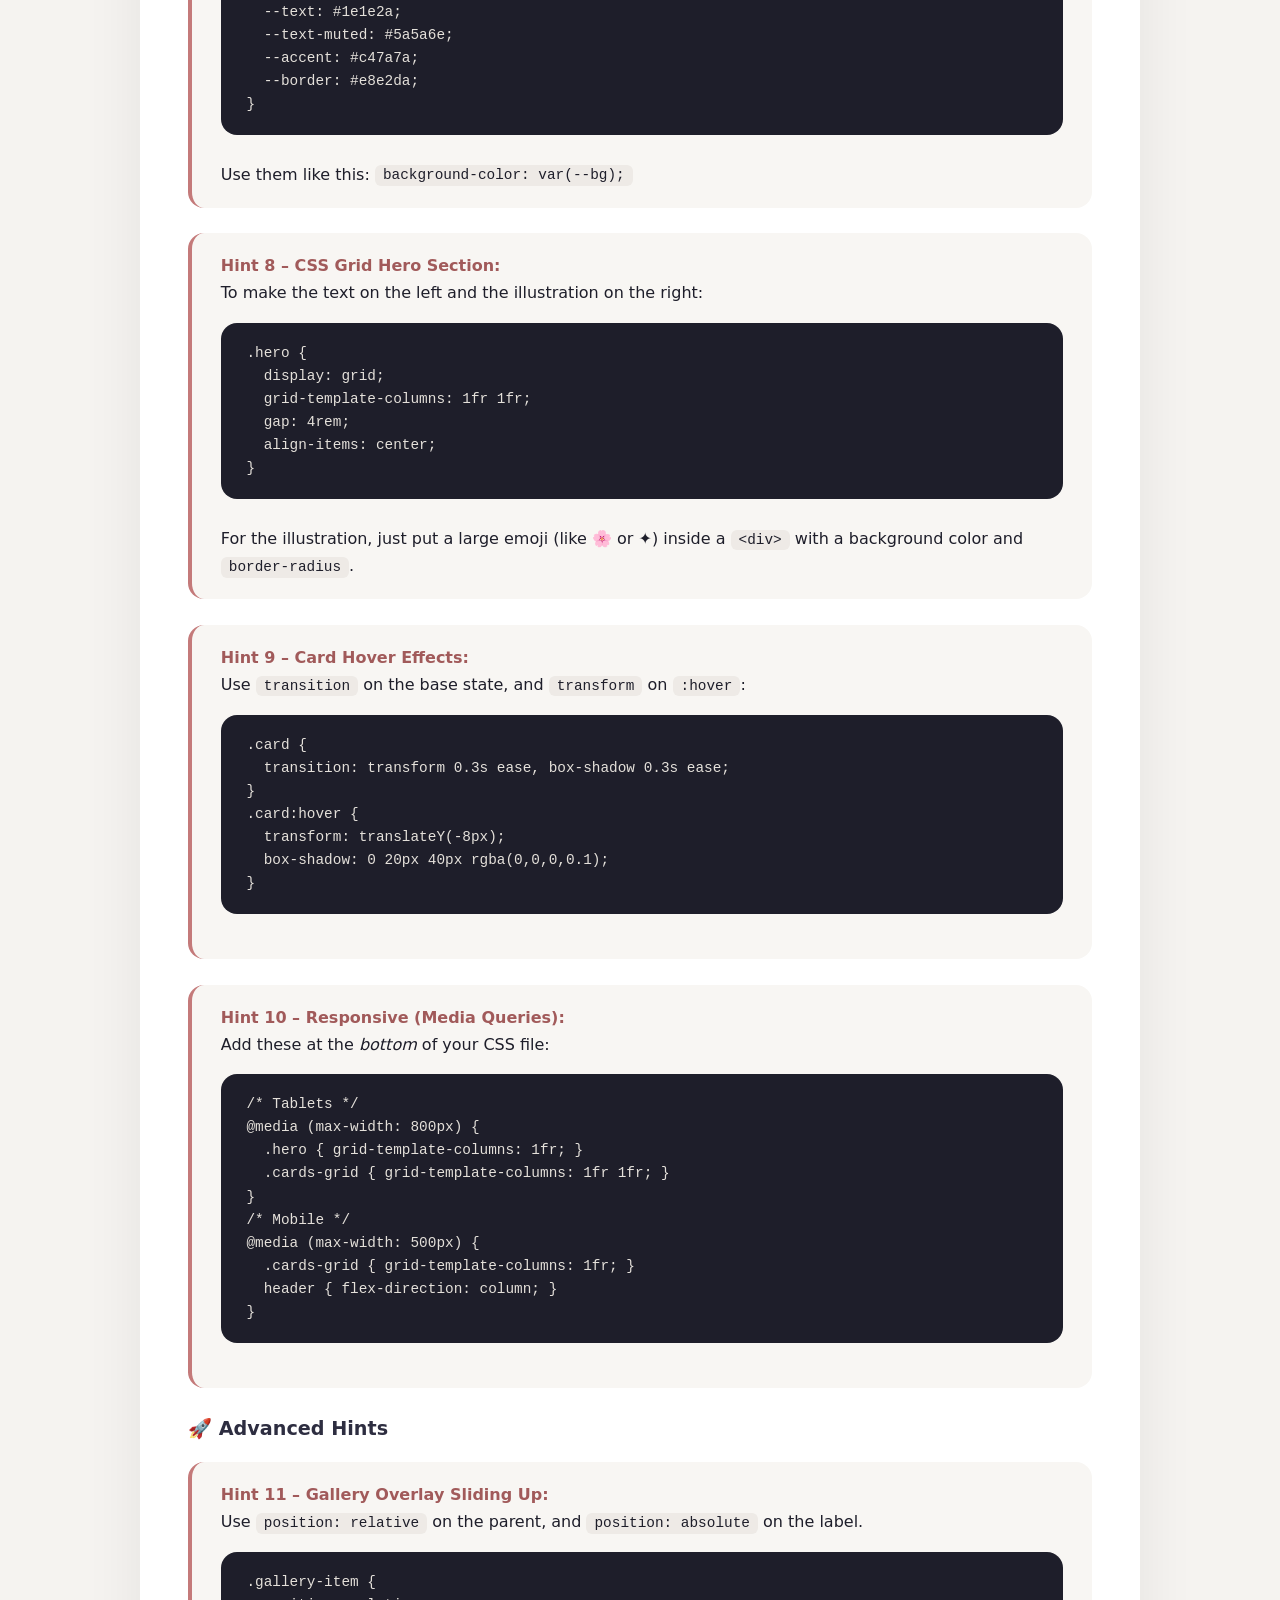
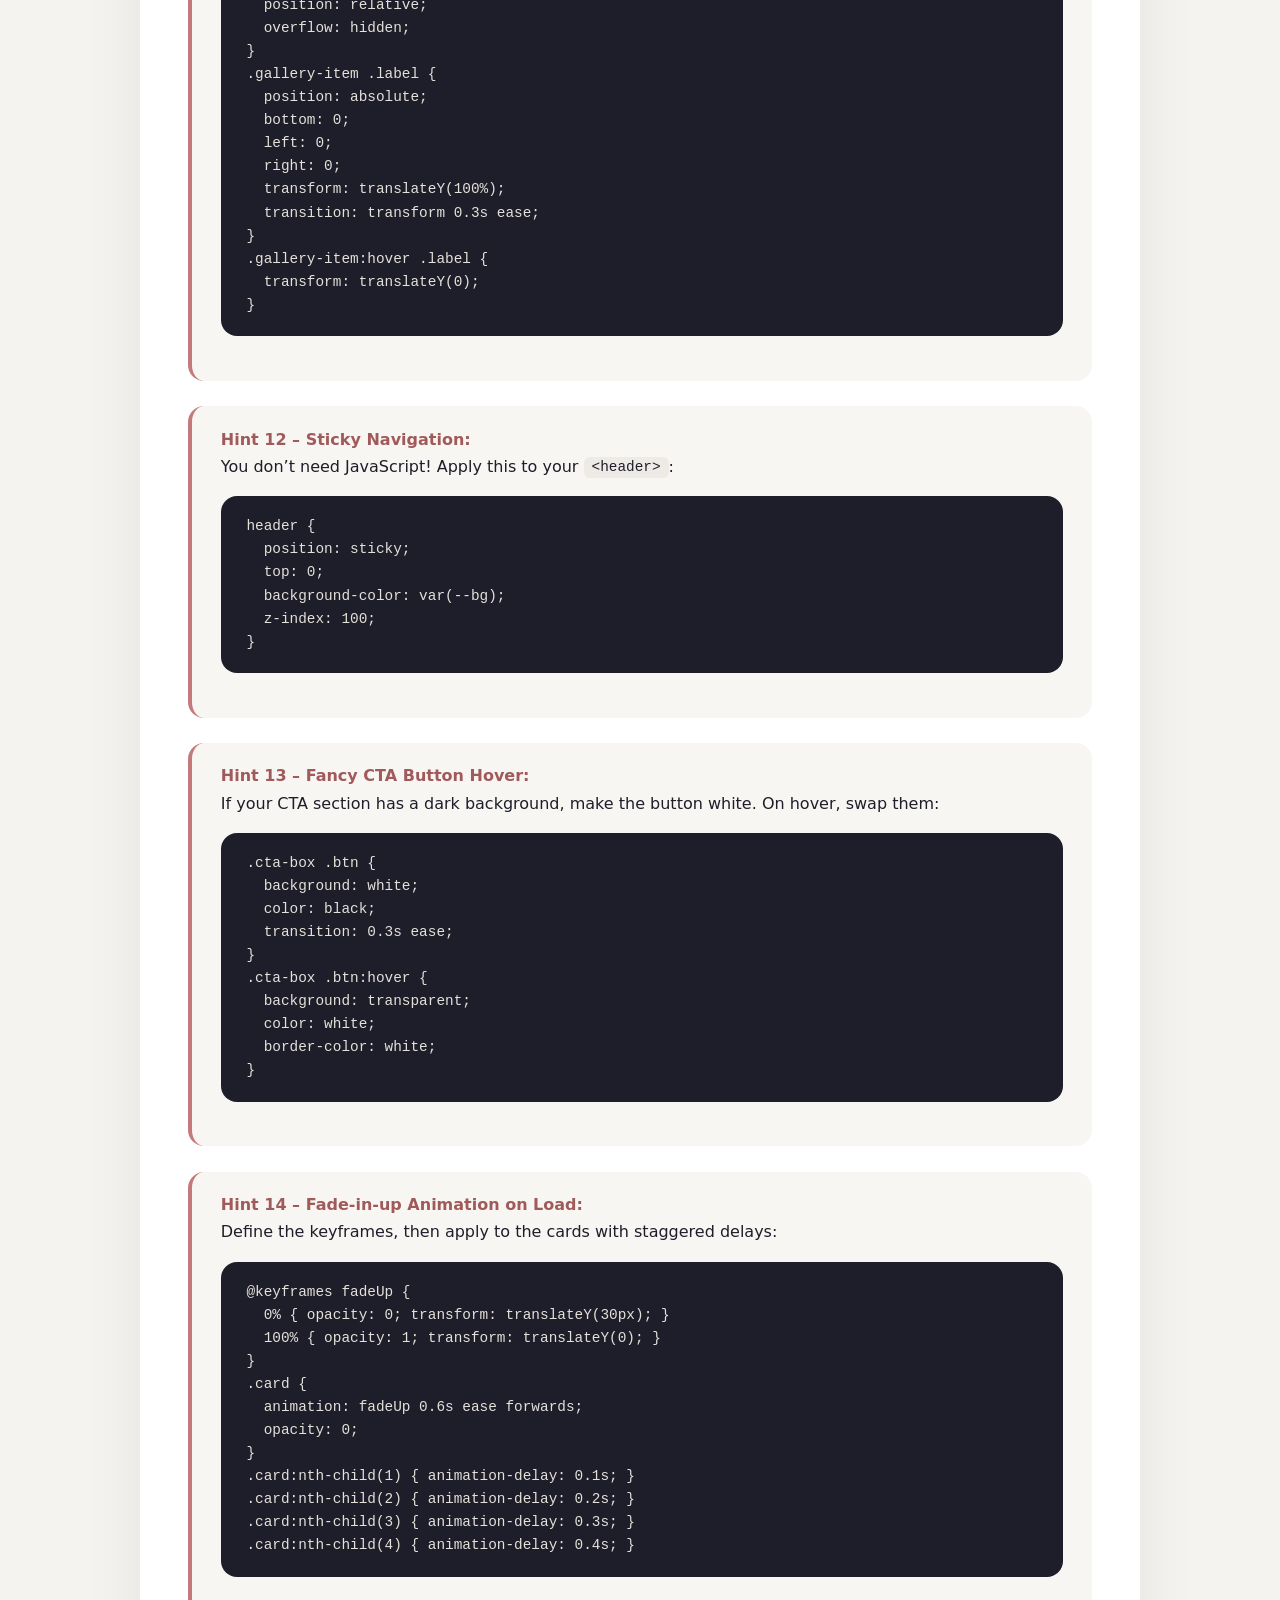
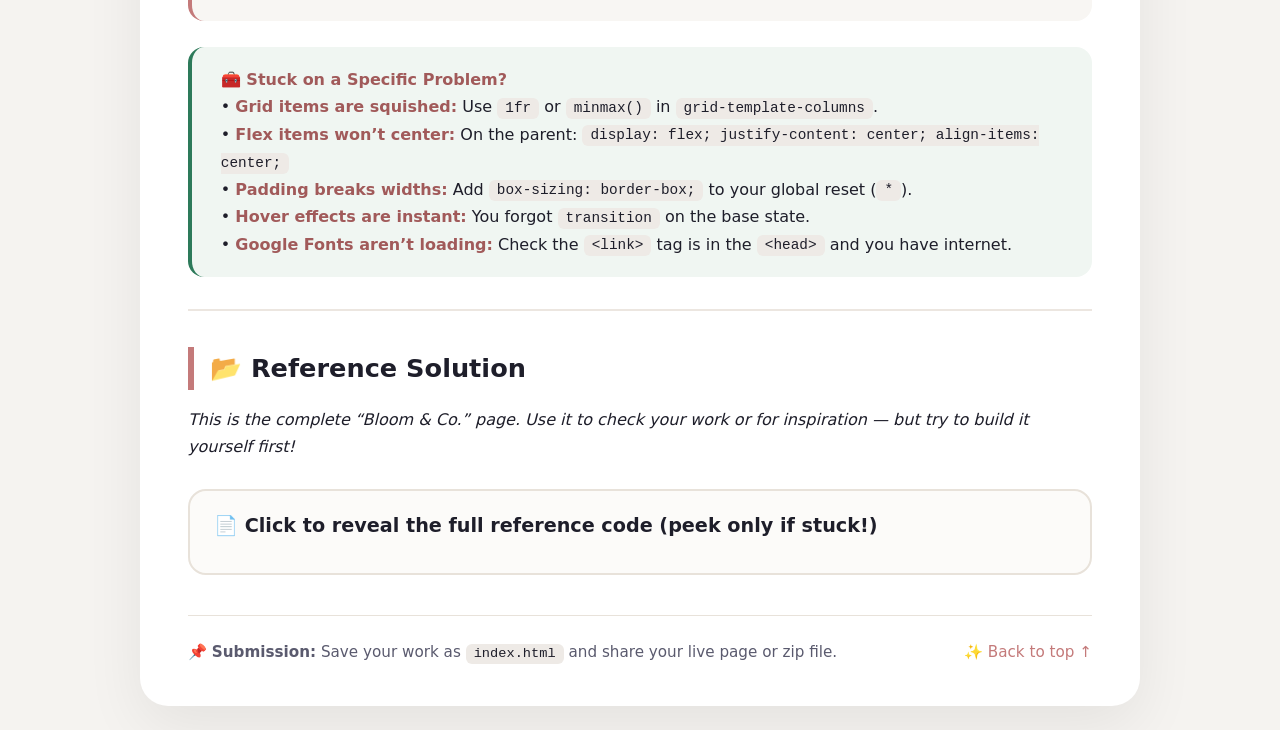
<file: html-task.html>
<!DOCTYPE html>
<html lang="en">
<head>
    <meta charset="UTF-8" />
    <meta name="viewport" content="width=device-width, initial-scale=1.0" />
    <title>📘 Assignment: Bloom &amp; Co. Creative Studio</title>
    <style>
        /* ----- styles for the assignment handout itself ----- */
        * {
            margin: 0;
            padding: 0;
            box-sizing: border-box;
        }

        .mainTitle {
            font-family: 'Playfair Display', serif;
            font-size: 2.8rem;
            font-weight: 700;
            letter-spacing: -0.02em;
            margin-bottom: 1rem;
        }

        body {
            background: #f5f3f0;
            font-family: 'Segoe UI', Roboto, system-ui, -apple-system, sans-serif;
            padding: 2rem 1.5rem;
            line-height: 1.7;
            color: #1e1e2a;
        }

        .assignment-wrapper {
            max-width: 1000px;
            margin: 0 auto;
            background: #ffffff;
            border-radius: 28px;
            box-shadow: 0 20px 60px rgba(0, 0, 0, 0.07);
            padding: 2.5rem 3rem;
        }

        @media (max-width: 600px) {
            .assignment-wrapper {
                padding: 1.5rem;
            }
        }

        h1 {
            font-size: 2.4rem;
            letter-spacing: -0.02em;
            border-bottom: 3px solid #c47a7a;
            padding-bottom: 0.5rem;
            margin-bottom: 1.8rem;
            display: flex;
            align-items: center;
            gap: 0.6rem;
            flex-wrap: wrap;
        }

        h1 small {
            font-size: 1rem;
            font-weight: 400;
            color: #5a5a6e;
            margin-left: auto;
        }

        h2 {
            font-size: 1.6rem;
            margin-top: 2.2rem;
            margin-bottom: 1rem;
            color: #1e1e2a;
            border-left: 6px solid #c47a7a;
            padding-left: 1rem;
        }

        h3 {
            font-size: 1.2rem;
            margin-top: 1.6rem;
            margin-bottom: 0.4rem;
            color: #2d2d40;
        }

        .badge {
            display: inline-block;
            background: #c47a7a;
            color: #fff;
            font-size: 0.7rem;
            font-weight: 600;
            text-transform: uppercase;
            letter-spacing: 0.03em;
            padding: 0.2rem 0.8rem;
            border-radius: 20px;
            margin-right: 0.4rem;
        }

        .badge.green {
            background: #2d7a5a;
        }
        .badge.blue {
            background: #4a7a9c;
        }
        .badge.gold {
            background: #b8860b;
        }

        hr {
            border: none;
            height: 2px;
            background: #ece6e0;
            margin: 2rem 0;
        }

        ul,
        ol {
            padding-left: 1.6rem;
            margin: 0.6rem 0 1rem 0;
        }

        li {
            margin-bottom: 0.3rem;
        }

        .hint-block {
            background: #f8f6f3;
            border-radius: 16px;
            padding: 1.2rem 1.8rem;
            margin: 1rem 0 1.6rem 0;
            border-left: 4px solid #c47a7a;
        }

        .hint-block strong {
            color: #a15a5a;
        }

        code {
            font-family: 'JetBrains Mono', 'Fira Code', monospace;
            background: #eeeae6;
            padding: 0.15rem 0.5rem;
            border-radius: 6px;
            font-size: 0.9em;
            color: #1e1e2a;
        }

        pre {
            background: #1e1e2a;
            color: #e4e0da;
            padding: 1.2rem 1.6rem;
            border-radius: 16px;
            overflow-x: auto;
            font-size: 0.9rem;
            line-height: 1.6;
            font-family: 'JetBrains Mono', 'Fira Code', monospace;
            margin: 1rem 0 1.6rem 0;
            tab-size: 2;
        }

        pre .comment {
            color: #8a8a9e;
        }

        details {
            margin: 1.8rem 0 0.5rem 0;
            border: 2px solid #e8e2da;
            border-radius: 18px;
            padding: 0.8rem 1.5rem 1.5rem 1.5rem;
            background: #fcfbf9;
            transition: border-color 0.2s;
        }

        details:hover {
            border-color: #c47a7a;
        }

        summary {
            font-weight: 700;
            font-size: 1.2rem;
            cursor: pointer;
            padding: 0.4rem 0;
            color: #1e1e2a;
            display: flex;
            align-items: center;
            gap: 0.6rem;
        }

        summary::-webkit-details-marker {
            color: #c47a7a;
        }

        .solution-code {
            margin-top: 1.2rem;
        }

        .solution-code pre {
            background: #0f0f17;
            color: #e8e4de;
            border-radius: 14px;
            max-height: 600px;
            overflow-y: auto;
        }

        .footer-note {
            margin-top: 2.5rem;
            padding-top: 1.5rem;
            border-top: 1px solid #e8e2da;
            display: flex;
            justify-content: space-between;
            align-items: center;
            flex-wrap: wrap;
            gap: 1rem;
            font-size: 0.95rem;
            color: #5a5a6e;
        }

        .footer-note a {
            color: #c47a7a;
            text-decoration: none;
        }

        .footer-note a:hover {
            text-decoration: underline;
        }

        @media (max-width: 500px) {
            h1 {
                font-size: 1.8rem;
            }
            h2 {
                font-size: 1.3rem;
            }
            .hint-block {
                padding: 1rem;
            }
        }
    </style>
</head>
<body>

    <div class="assignment-wrapper">

        <!-- ===== TITLE ===== -->
        <h1>
            🎨 Bloom &amp; Co. — Creative Studio
            <small>HTML / CSS Assignment</small>
        </h1>

        <!-- ===== BRIEF ===== -->
        <section>
            <h2>📋 Project Brief</h2>
            <p><strong>Objective:</strong> Recreate a beautiful, multi-section marketing page for a creative studio. You will be given a completed reference file (see the end of this document). Your job is to rebuild it from scratch <em>or</em> modify it heavily while following the task list below. Focus on semantic HTML, modern CSS layout (Flexbox / Grid), and polished visual design.</p>

            <hr />

            <h3>🟢 Starter Tasks <span class="badge">Core Structure</span></h3>
            <p><em>These tasks ensure you understand the basic skeleton and content flow.</em></p>
            <ol>
                <li><strong>Semantic HTML:</strong> Build the page structure using only semantic HTML5 elements (<code>&lt;header&gt;</code>, <code>&lt;nav&gt;</code>, <code>&lt;main&gt;</code>, <code>&lt;section&gt;</code>, <code>&lt;footer&gt;</code>). Do <em>not</em> use <code>&lt;div&gt;</code> for everything!</li>
                <li><strong>Hero Section:</strong> Create the main hero area with a large heading, a paragraph, and two call-to-action buttons. Make sure the heading uses a mix of normal and italic text (e.g., “Crafting <em>beautiful</em> digital experiences”).</li>
                <li><strong>Services Section:</strong> Create a 4‑column card layout displaying the services (Brand Identity, Web Design, etc.). Each card must have an icon, a title, and a short description.</li>
                <li><strong>Navigation:</strong> Build a horizontal navigation bar with links to “Services”, “Work”, “Testimonials”, and a special “Let’s talk” button style.</li>
                <li><strong>Footer:</strong> Create a footer that includes a copyright notice and a row of social media icon links.</li>
            </ol>

            <h3>🧠 Intermediate Tasks <span class="badge green">Styling &amp; Layout</span></h3>
            <p><em>These tasks focus on making the page look polished and professionally aligned.</em></p>
            <ol start="6">
                <li><strong>Typography System:</strong> Import and apply two Google Fonts (e.g., <em>Playfair Display</em> for headings and <em>Inter</em> for body text). Ensure a clear visual hierarchy between H1, H2, H3, and paragraph text.</li>
                <li><strong>Color Palette:</strong> Implement a custom color palette using CSS Custom Properties (<code>:root</code>). Define variables for: Background, Surface (white cards), Primary Text, Muted Text, Accent Color, and Border Color.</li>
                <li><strong>CSS Grid Hero:</strong> Lay out the Hero section using <strong>CSS Grid</strong> to place the text content on the left and a decorative shape / emoji on the right. Make it responsive so it stacks on mobile.</li>
                <li><strong>Card Hover Effects:</strong> Add smooth transitions to the service cards. On hover, the card should lift slightly (<code>translateY</code>) and change its box-shadow.</li>
                <li><strong>Responsive Design:</strong> Use media queries to ensure the layout adapts to tablet and mobile screens. The 4‑column cards must become 2 columns on tablet and 1 column on mobile.</li>
            </ol>

            <h3>🚀 Advanced Challenges <span class="badge gold">UI Polish &amp; Interactivity</span></h3>
            <p><em>These tasks are for students who finish early and want to push their CSS / JS skills further.</em></p>
            <ol start="11">
                <li><strong>Gallery Overlay:</strong> Build the “Selected Work” gallery. On hover, a dark overlay with a text label should slide up from the bottom of each image block (using <code>transform</code> and <code>opacity</code>).</li>
                <li><strong>Sticky Navigation:</strong> Make the main navigation bar stick to the top of the viewport when the user scrolls down (using <code>position: sticky</code>).</li>
                <li><strong>Interactive CTA:</strong> Style the final Call‑to‑Action section with a dark background. Add a hover effect to the button where the background and text colors invert smoothly.</li>
                <li><strong>CSS Animations:</strong> Add a subtle “fade‑in‑up” animation to the service cards so they fade and slide into view when the page loads (use <code>@keyframes</code> and <code>animation-delay</code>).</li>
                <li><strong>Contact Form (Bonus):</strong> Inside the CTA section, replace the single button with a mini 2‑field form (Name + Email) and a “Submit” button. Style the inputs to match the brand’s aesthetic (rounded borders, focus states).</li>
            </ol>
        </section>

        <hr />

        <!-- ===== HINT SHEET ===== -->
        <section>
            <h2>🧩 Hint Sheet</h2>
            <p><em>Try to solve it with the Starter hints first. If you are totally stuck, peek at the Intermediate hints. Only look at the Advanced snippets if you are completely blocked!</em></p>

            <!-- Starter Hints -->
            <h3>🟢 Starter Hints</h3>
            <div class="hint-block">
                <strong>Hint 1 – Semantic HTML Shell:</strong><br />
                Start with this exact skeleton before adding content:
                <pre>&lt;body&gt;
  &lt;header&gt; &lt;!-- Nav goes here --&gt; &lt;/header&gt;
  &lt;main&gt;
    &lt;section id="home"&gt; &lt;!-- Hero --&gt; &lt;/section&gt;
    &lt;section id="services"&gt; &lt;!-- Cards --&gt; &lt;/section&gt;
    &lt;section id="work"&gt; &lt;!-- Gallery --&gt; &lt;/section&gt;
    &lt;section id="testimonials"&gt; &lt;!-- Quotes --&gt; &lt;/section&gt;
    &lt;section id="contact"&gt; &lt;!-- CTA --&gt; &lt;/section&gt;
  &lt;/main&gt;
  &lt;footer&gt; &lt;!-- Copyright + Socials --&gt; &lt;/footer&gt;
&lt;/body&gt;</pre>
            </div>
            <div class="hint-block">
                <strong>Hint 2 – Hero Italic Text:</strong><br />
                To get the mixed‑style heading (e.g., <em>Crafting beautiful digital</em>), wrap the word you want italicized in a <code>&lt;span&gt;</code> and give it a class or style it with <code>font-style: italic;</code>.
            </div>
            <div class="hint-block">
                <strong>Hint 3 – The “Cards” Layout:</strong><br />
                Instead of using a table, create a <code>&lt;div&gt;</code> container with a class of <code>cards-grid</code>. Inside, put four <code>&lt;div&gt;</code> elements (the cards). Each card contains: an icon (emoji or HTML entity), an <code>&lt;h3&gt;</code> title, and a <code>&lt;p&gt;</code> description.
            </div>
            <div class="hint-block">
                <strong>Hint 4 – Navigation Links:</strong><br />
                Wrap your links in a <code>&lt;nav&gt;</code> tag. Use an unordered list <code>&lt;ul&gt;</code> with <code>&lt;li&gt;</code> items for each link. This is more accessible than just using <code>&lt;a&gt;</code> tags in a row. Style the list with <code>list-style: none</code> and use <code>display: flex</code> on the <code>&lt;ul&gt;</code>.
            </div>

            <!-- Intermediate Hints -->
            <h3>🧠 Intermediate Hints</h3>
            <div class="hint-block">
                <strong>Hint 6 – Google Fonts:</strong><br />
                1. Go to fonts.google.com and search for <strong>Inter</strong> and <strong>Playfair Display</strong>.<br />
                2. Copy the <code>&lt;link&gt;</code> tag and paste it into the <code>&lt;head&gt;</code> of your HTML.<br />
                3. In your CSS: apply <code>font-family: 'Inter', sans-serif;</code> to the <code>body</code>, and <code>font-family: 'Playfair Display', serif;</code> to your <code>h1, h2, h3</code>.
            </div>
            <div class="hint-block">
                <strong>Hint 7 – CSS Variables (Custom Properties):</strong><br />
                Put this at the very top of your CSS (under the reset):
                <pre>:root {
  --bg: #faf8f5;
  --surface: #ffffff;
  --text: #1e1e2a;
  --text-muted: #5a5a6e;
  --accent: #c47a7a;
  --border: #e8e2da;
}</pre>
                Use them like this: <code>background-color: var(--bg);</code>
            </div>
            <div class="hint-block">
                <strong>Hint 8 – CSS Grid Hero Section:</strong><br />
                To make the text on the left and the illustration on the right:
                <pre>.hero {
  display: grid;
  grid-template-columns: 1fr 1fr;
  gap: 4rem;
  align-items: center;
}</pre>
                For the illustration, just put a large emoji (like 🌸 or ✦) inside a <code>&lt;div&gt;</code> with a background color and <code>border-radius</code>.
            </div>
            <div class="hint-block">
                <strong>Hint 9 – Card Hover Effects:</strong><br />
                Use <code>transition</code> on the base state, and <code>transform</code> on <code>:hover</code>:
                <pre>.card {
  transition: transform 0.3s ease, box-shadow 0.3s ease;
}
.card:hover {
  transform: translateY(-8px);
  box-shadow: 0 20px 40px rgba(0,0,0,0.1);
}</pre>
            </div>
            <div class="hint-block">
                <strong>Hint 10 – Responsive (Media Queries):</strong><br />
                Add these at the <em>bottom</em> of your CSS file:
                <pre>/* Tablets */
@media (max-width: 800px) {
  .hero { grid-template-columns: 1fr; }
  .cards-grid { grid-template-columns: 1fr 1fr; }
}
/* Mobile */
@media (max-width: 500px) {
  .cards-grid { grid-template-columns: 1fr; }
  header { flex-direction: column; }
}</pre>
            </div>

            <!-- Advanced Hints -->
            <h3>🚀 Advanced Hints</h3>
            <div class="hint-block">
                <strong>Hint 11 – Gallery Overlay Sliding Up:</strong><br />
                Use <code>position: relative</code> on the parent, and <code>position: absolute</code> on the label.
                <pre>.gallery-item {
  position: relative;
  overflow: hidden;
}
.gallery-item .label {
  position: absolute;
  bottom: 0;
  left: 0;
  right: 0;
  transform: translateY(100%);
  transition: transform 0.3s ease;
}
.gallery-item:hover .label {
  transform: translateY(0);
}</pre>
            </div>
            <div class="hint-block">
                <strong>Hint 12 – Sticky Navigation:</strong><br />
                You don’t need JavaScript! Apply this to your <code>&lt;header&gt;</code>:
                <pre>header {
  position: sticky;
  top: 0;
  background-color: var(--bg);
  z-index: 100;
}</pre>
            </div>
            <div class="hint-block">
                <strong>Hint 13 – Fancy CTA Button Hover:</strong><br />
                If your CTA section has a dark background, make the button white. On hover, swap them:
                <pre>.cta-box .btn {
  background: white;
  color: black;
  transition: 0.3s ease;
}
.cta-box .btn:hover {
  background: transparent;
  color: white;
  border-color: white;
}</pre>
            </div>
            <div class="hint-block">
                <strong>Hint 14 – Fade‑in‑up Animation on Load:</strong><br />
                Define the keyframes, then apply to the cards with staggered delays:
                <pre>@keyframes fadeUp {
  0% { opacity: 0; transform: translateY(30px); }
  100% { opacity: 1; transform: translateY(0); }
}
.card {
  animation: fadeUp 0.6s ease forwards;
  opacity: 0;
}
.card:nth-child(1) { animation-delay: 0.1s; }
.card:nth-child(2) { animation-delay: 0.2s; }
.card:nth-child(3) { animation-delay: 0.3s; }
.card:nth-child(4) { animation-delay: 0.4s; }</pre>
            </div>

            <div class="hint-block" style="border-left-color: #2d7a5a; background: #f0f6f2;">
                <strong>🧰 Stuck on a Specific Problem?</strong><br />
                • <strong>Grid items are squished:</strong> Use <code>1fr</code> or <code>minmax()</code> in <code>grid-template-columns</code>.<br />
                • <strong>Flex items won’t center:</strong> On the parent: <code>display: flex; justify-content: center; align-items: center;</code><br />
                • <strong>Padding breaks widths:</strong> Add <code>box-sizing: border-box;</code> to your global reset (<code>*</code>).<br />
                • <strong>Hover effects are instant:</strong> You forgot <code>transition</code> on the base state.<br />
                • <strong>Google Fonts aren’t loading:</strong> Check the <code>&lt;link&gt;</code> tag is in the <code>&lt;head&gt;</code> and you have internet.
            </div>
        </section>

        <hr />

        <!-- ===== REFERENCE SOLUTION ===== -->
        <section>
            <h2>📂 Reference Solution</h2>
            <p><em>This is the complete “Bloom &amp; Co.” page. Use it to check your work or for inspiration — but try to build it yourself first!</em></p>

            <details>
                <summary>📄 Click to reveal the full reference code (peek only if stuck!)</summary>
                <div class="solution-code">
                    <pre>&lt;!DOCTYPE html&gt;
&lt;html lang="en"&gt;
&lt;head&gt;
    &lt;meta charset="UTF-8" /&gt;
    &lt;meta name="viewport" content="width=device-width, initial-scale=1.0" /&gt;
    &lt;title&gt;Bloom &amp; Co. — Creative Studio&lt;/title&gt;

    &lt;!-- Google Fonts --&gt;
    &lt;link rel="preconnect" href="https://fonts.googleapis.com" /&gt;
    &lt;link rel="preconnect" href="https://fonts.gstatic.com" crossorigin /&gt;
    &lt;link href="https://fonts.googleapis.com/css2?family=Inter:opsz,wght@14..32,300;14..32,400;14..32,600;14..32,700&family=Playfair+Display:ital,wght@0,400;0,700;1,400&display=swap" rel="stylesheet" /&gt;

    &lt;style&gt;
        /* ----- reset &amp; base ----- */
        *, *::before, *::after {
            margin: 0;
            padding: 0;
            box-sizing: border-box;
        }

        :root {
            --bg: #faf8f5;
            --surface: #ffffff;
            --text: #1e1e2a;
            --text-muted: #5a5a6e;
            --accent: #c47a7a;
            --accent-light: #f0dede;
            --accent-dark: #a15a5a;
            --border: #e8e2da;
            --shadow: 0 12px 40px rgba(0, 0, 0, 0.06);
            --radius: 20px;
            --transition: 0.35s cubic-bezier(0.25, 0.46, 0.45, 0.94);
        }

        html {
            scroll-behavior: smooth;
        }

        body {
            font-family: 'Inter', sans-serif;
            background: var(--bg);
            color: var(--text);
            line-height: 1.6;
            padding: 2rem 1.5rem;
        }

        .container {
            max-width: 1200px;
            margin: 0 auto;
        }

        /* ----- typography ----- */
        h1, h2, h3 {
            font-family: 'Playfair Display', serif;
            font-weight: 700;
            letter-spacing: -0.02em;
            line-height: 1.2;
        }

        h1 {
            font-size: clamp(2.8rem, 8vw, 4.8rem);
            font-style: italic;
            color: var(--text);
        }

        h2 {
            font-size: clamp(2rem, 5vw, 2.8rem);
            margin-bottom: 0.5rem;
        }

        h3 {
            font-size: 1.4rem;
            margin-bottom: 0.3rem;
        }

        p {
            color: var(--text-muted);
            max-width: 60ch;
        }

        .accent-text {
            color: var(--accent);
            font-style: italic;
        }

        /* ----- buttons &amp; links ----- */
        .btn {
            display: inline-block;
            padding: 0.85rem 2.2rem;
            border-radius: 50px;
            font-weight: 600;
            font-size: 0.95rem;
            text-decoration: none;
            transition: var(--transition);
            border: 2px solid transparent;
            cursor: pointer;
            background: var(--text);
            color: #fff;
        }

        .btn:hover {
            background: var(--accent-dark);
            transform: translateY(-3px);
            box-shadow: 0 12px 28px rgba(196, 122, 122, 0.25);
        }

        .btn-outline {
            background: transparent;
            color: var(--text);
            border-color: var(--border);
        }

        .btn-outline:hover {
            background: var(--text);
            color: #fff;
            border-color: var(--text);
            box-shadow: 0 12px 28px rgba(0, 0, 0, 0.08);
        }

        /* ----- header / nav ----- */
        header {
            display: flex;
            justify-content: space-between;
            align-items: center;
            padding: 1rem 0 2rem 0;
            flex-wrap: wrap;
            gap: 1rem;
            border-bottom: 1px solid var(--border);
            margin-bottom: 3rem;
        }

        .logo {
            font-family: 'Playfair Display', serif;
            font-size: 1.8rem;
            font-weight: 700;
            font-style: italic;
            letter-spacing: -0.03em;
            color: var(--text);
            text-decoration: none;
        }

        .logo span {
            color: var(--accent);
        }

        nav {
            display: flex;
            gap: 2rem;
            align-items: center;
            flex-wrap: wrap;
        }

        nav a {
            text-decoration: none;
            color: var(--text-muted);
            font-weight: 500;
            font-size: 0.95rem;
            transition: var(--transition);
            position: relative;
        }

        nav a::after {
            content: '';
            position: absolute;
            bottom: -4px;
            left: 0;
            width: 0;
            height: 2px;
            background: var(--accent);
            transition: var(--transition);
        }

        nav a:hover {
            color: var(--text);
        }

        nav a:hover::after {
            width: 100%;
        }

        /* ----- hero ----- */
        .hero {
            display: grid;
            grid-template-columns: 1fr 1fr;
            gap: 4rem;
            align-items: center;
            padding: 2rem 0 4rem 0;
        }

        .hero-content {
            display: flex;
            flex-direction: column;
            gap: 1.5rem;
        }

        .hero-content p {
            font-size: 1.15rem;
        }

        .hero-actions {
            display: flex;
            gap: 1rem;
            flex-wrap: wrap;
            margin-top: 0.5rem;
        }

        .hero-image {
            display: flex;
            justify-content: center;
            align-items: center;
        }

        .hero-image .illustration {
            width: 100%;
            max-width: 440px;
            aspect-ratio: 1 / 1;
            background: linear-gradient(145deg, var(--accent-light), #f5e8e0);
            border-radius: var(--radius);
            display: flex;
            align-items: center;
            justify-content: center;
            font-size: 7rem;
            box-shadow: var(--shadow);
            transition: var(--transition);
            position: relative;
            overflow: hidden;
        }

        .hero-image .illustration:hover {
            transform: scale(1.01) rotate(1deg);
            box-shadow: 0 20px 50px rgba(196, 122, 122, 0.15);
        }

        .hero-image .illustration::after {
            content: '✦';
            position: absolute;
            font-size: 3rem;
            color: var(--accent);
            opacity: 0.2;
            top: 10%;
            right: 12%;
        }

        /* ----- section shared ----- */
        section {
            margin: 5rem 0;
        }

        .section-header {
            text-align: center;
            max-width: 700px;
            margin: 0 auto 3.5rem auto;
        }

        .section-header p {
            margin: 0 auto;
        }

        /* ----- services / cards ----- */
        .cards-grid {
            display: grid;
            grid-template-columns: repeat(auto-fit, minmax(260px, 1fr));
            gap: 2rem;
        }

        .card {
            background: var(--surface);
            padding: 2.2rem 2rem;
            border-radius: var(--radius);
            box-shadow: var(--shadow);
            transition: var(--transition);
            border: 1px solid rgba(232, 226, 218, 0.3);
            text-align: center;
        }

        .card:hover {
            transform: translateY(-8px);
            box-shadow: 0 24px 56px rgba(0, 0, 0, 0.07);
            border-color: var(--accent-light);
        }

        .card .icon {
            font-size: 3rem;
            margin-bottom: 0.8rem;
            display: block;
        }

        .card h3 {
            font-family: 'Inter', sans-serif;
            font-weight: 600;
            font-size: 1.2rem;
        }

        .card p {
            font-size: 0.95rem;
            margin-top: 0.3rem;
        }

        /* ----- portfolio (gallery) ----- */
        .gallery {
            display: grid;
            grid-template-columns: repeat(auto-fit, minmax(200px, 1fr));
            gap: 1.5rem;
        }

        .gallery-item {
            border-radius: var(--radius);
            overflow: hidden;
            aspect-ratio: 1 / 1;
            background: var(--surface);
            box-shadow: var(--shadow);
            display: flex;
            align-items: center;
            justify-content: center;
            font-size: 3.5rem;
            transition: var(--transition);
            border: 1px solid var(--border);
            position: relative;
            cursor: default;
        }

        .gallery-item:hover {
            transform: scale(1.03);
            box-shadow: 0 20px 48px rgba(0, 0, 0, 0.08);
            border-color: var(--accent);
        }

        .gallery-item .label {
            position: absolute;
            bottom: 0;
            left: 0;
            right: 0;
            background: rgba(30, 30, 42, 0.7);
            backdrop-filter: blur(4px);
            color: #fff;
            padding: 0.6rem;
            font-size: 0.85rem;
            font-weight: 500;
            text-align: center;
            opacity: 0;
            transition: var(--transition);
            transform: translateY(8px);
        }

        .gallery-item:hover .label {
            opacity: 1;
            transform: translateY(0);
        }

        /* ----- testimonials ----- */
        .testimonial-grid {
            display: grid;
            grid-template-columns: repeat(auto-fit, minmax(240px, 1fr));
            gap: 2rem;
        }

        .testimonial {
            background: var(--surface);
            padding: 2rem;
            border-radius: var(--radius);
            box-shadow: var(--shadow);
            border-left: 6px solid var(--accent);
            transition: var(--transition);
        }

        .testimonial:hover {
            box-shadow: 0 20px 48px rgba(0, 0, 0, 0.06);
        }

        .testimonial blockquote {
            font-style: italic;
            font-size: 1.05rem;
            color: var(--text);
            margin-bottom: 0.8rem;
        }

        .testimonial .author {
            font-weight: 600;
            font-size: 0.95rem;
            color: var(--text);
        }

        .testimonial .role {
            font-size: 0.85rem;
            color: var(--text-muted);
        }

        /* ----- contact / cta ----- */
        .cta-box {
            background: var(--text);
            color: #fff;
            padding: 4rem 3rem;
            border-radius: var(--radius);
            display: flex;
            flex-direction: column;
            align-items: center;
            text-align: center;
            gap: 1.8rem;
            box-shadow: 0 16px 48px rgba(0, 0, 0, 0.08);
        }

        .cta-box h2 {
            color: #fff;
            margin-bottom: 0;
        }

        .cta-box p {
            color: rgba(255, 255, 255, 0.7);
            max-width: 50ch;
        }

        .cta-box .btn {
            background: #fff;
            color: var(--text);
        }

        .cta-box .btn:hover {
            background: var(--accent-light);
            color: var(--text);
            box-shadow: 0 12px 32px rgba(255, 255, 255, 0.15);
        }

        /* ----- footer ----- */
        footer {
            margin-top: 4rem;
            padding-top: 2.5rem;
            border-top: 1px solid var(--border);
            display: flex;
            justify-content: space-between;
            align-items: center;
            flex-wrap: wrap;
            gap: 1.5rem;
            font-size: 0.9rem;
            color: var(--text-muted);
        }

        footer .socials {
            display: flex;
            gap: 1.5rem;
        }

        footer .socials a {
            color: var(--text-muted);
            text-decoration: none;
            transition: var(--transition);
            font-size: 1.2rem;
        }

        footer .socials a:hover {
            color: var(--accent);
        }

        /* ----- responsive ----- */
        @media (max-width: 860px) {
            .hero {
                grid-template-columns: 1fr;
                gap: 2rem;
                text-align: center;
            }

            .hero-content p {
                margin: 0 auto;
            }

            .hero-actions {
                justify-content: center;
            }

            .hero-image .illustration {
                max-width: 300px;
            }

            header {
                flex-direction: column;
                align-items: center;
                text-align: center;
            }

            nav {
                justify-content: center;
            }

            .cta-box {
                padding: 3rem 1.5rem;
            }
        }

        @media (max-width: 480px) {
            body {
                padding: 1rem;
            }

            .gallery {
                grid-template-columns: 1fr 1fr;
            }

            .cards-grid {
                grid-template-columns: 1fr;
            }

            .testimonial-grid {
                grid-template-columns: 1fr;
            }

            footer {
                flex-direction: column;
                text-align: center;
            }
        }

        /* ----- utilities ----- */
        .text-center {
            text-align: center;
        }
        .mt-1 {
            margin-top: 1rem;
        }
        .mt-2 {
            margin-top: 2rem;
        }
        .mb-1 {
            margin-bottom: 1rem;
        }
        .gap-1 {
            gap: 1rem;
        }
    &lt;/style&gt;
&lt;/head&gt;

&lt;body&gt;
    &lt;div class="container"&gt;

        &lt;!-- ===== HEADER ===== --&gt;
        &lt;header&gt;
            &lt;a href="#" class="logo"&gt;Bloom&lt;span&gt;.&lt;/span&gt;&lt;/a&gt;
            &lt;nav&gt;
                &lt;a href="#services"&gt;Services&lt;/a&gt;
                &lt;a href="#work"&gt;Work&lt;/a&gt;
                &lt;a href="#testimonials"&gt;Testimonials&lt;/a&gt;
                &lt;a href="#contact" class="btn btn-outline" style="padding:0.5rem 1.5rem;"&gt;Let's talk&lt;/a&gt;
            &lt;/nav&gt;
        &lt;/header&gt;

        &lt;!-- ===== HERO ===== --&gt;
        &lt;section class="hero" id="home"&gt;
            &lt;div class="hero-content"&gt;
                &lt;h1&gt;
                    Crafting &lt;br /&gt;
                    &lt;span class="accent-text"&gt;beautiful&lt;/span&gt; digital &lt;br /&gt;
                    experiences.
                &lt;/h1&gt;
                &lt;p&gt;
                    We're a creative studio that blends thoughtful design with
                    clean code. From brand identity to interactive web experiences —
                    we bring ideas to life.
                &lt;/p&gt;
                &lt;div class="hero-actions"&gt;
                    &lt;a href="#contact" class="btn"&gt;Start a project&lt;/a&gt;
                    &lt;a href="#work" class="btn btn-outline"&gt;See our work&lt;/a&gt;
                &lt;/div&gt;
            &lt;/div&gt;
            &lt;div class="hero-image"&gt;
                &lt;div class="illustration"&gt;🌸&lt;/div&gt;
            &lt;/div&gt;
        &lt;/section&gt;

        &lt;!-- ===== SERVICES ===== --&gt;
        &lt;section id="services"&gt;
            &lt;div class="section-header"&gt;
                &lt;h2&gt;What we do &lt;span class="accent-text"&gt;·&lt;/span&gt;&lt;/h2&gt;
                &lt;p&gt;We craft digital products that are as functional as they are beautiful.&lt;/p&gt;
            &lt;/div&gt;

            &lt;div class="cards-grid"&gt;
                &lt;div class="card"&gt;
                    &lt;span class="icon"&gt;🎨&lt;/span&gt;
                    &lt;h3&gt;Brand Identity&lt;/h3&gt;
                    &lt;p&gt;Visual systems that tell your story with clarity and personality.&lt;/p&gt;
                &lt;/div&gt;
                &lt;div class="card"&gt;
                    &lt;span class="icon"&gt;💻&lt;/span&gt;
                    &lt;h3&gt;Web Design&lt;/h3&gt;
                    &lt;p&gt;Responsive, accessible, and stunning websites built for the modern web.&lt;/p&gt;
                &lt;/div&gt;
                &lt;div class="card"&gt;
                    &lt;span class="icon"&gt;⚡&lt;/span&gt;
                    &lt;h3&gt;Development&lt;/h3&gt;
                    &lt;p&gt;Clean, performant code that brings your design to life without compromise.&lt;/p&gt;
                &lt;/div&gt;
                &lt;div class="card"&gt;
                    &lt;span class="icon"&gt;📈&lt;/span&gt;
                    &lt;h3&gt;Growth Strategy&lt;/h3&gt;
                    &lt;p&gt;Data-informed creative strategies to help your brand scale and connect.&lt;/p&gt;
                &lt;/div&gt;
            &lt;/div&gt;
        &lt;/section&gt;

        &lt;!-- ===== PORTFOLIO / GALLERY ===== --&gt;
        &lt;section id="work"&gt;
            &lt;div class="section-header"&gt;
                &lt;h2&gt;Selected work &lt;span class="accent-text"&gt;✦&lt;/span&gt;&lt;/h2&gt;
                &lt;p&gt;A glimpse into projects we're proud of.&lt;/p&gt;
            &lt;/div&gt;

            &lt;div class="gallery"&gt;
                &lt;div class="gallery-item"&gt;
                    🌿
                    &lt;span class="label"&gt;Botanical Studio&lt;/span&gt;
                &lt;/div&gt;
                &lt;div class="gallery-item"&gt;
                    🏛️
                    &lt;span class="label"&gt;Heritage Hotel&lt;/span&gt;
                &lt;/div&gt;
                &lt;div class="gallery-item"&gt;
                    🚀
                    &lt;span class="label"&gt;Launchpad App&lt;/span&gt;
                &lt;/div&gt;
                &lt;div class="gallery-item"&gt;
                    ✨
                    &lt;span class="label"&gt;Lumière Cosmetics&lt;/span&gt;
                &lt;/div&gt;
                &lt;div class="gallery-item"&gt;
                    📖
                    &lt;span class="label"&gt;Storyteller Press&lt;/span&gt;
                &lt;/div&gt;
                &lt;div class="gallery-item"&gt;
                    🌊
                    &lt;span class="label"&gt;Coastal Retreat&lt;/span&gt;
                &lt;/div&gt;
            &lt;/div&gt;
        &lt;/section&gt;

        &lt;!-- ===== TESTIMONIALS ===== --&gt;
        &lt;section id="testimonials"&gt;
            &lt;div class="section-header"&gt;
                &lt;h2&gt;Kind words &lt;span class="accent-text"&gt;·&lt;/span&gt;&lt;/h2&gt;
                &lt;p&gt;What our clients say about working with us.&lt;/p&gt;
            &lt;/div&gt;

            &lt;div class="testimonial-grid"&gt;
                &lt;div class="testimonial"&gt;
                    &lt;blockquote&gt;
                        “Bloom completely reimagined our brand. The new site
                        feels like us — but better.”
                    &lt;/blockquote&gt;
                    &lt;div class="author"&gt;— Elena V.&lt;/div&gt;
                    &lt;div class="role"&gt;Founder, Maison &amp; Co.&lt;/div&gt;
                &lt;/div&gt;
                &lt;div class="testimonial"&gt;
                    &lt;blockquote&gt;
                        “Working with this team was a dream. They listened,
                        iterated, and delivered something truly special.”
                    &lt;/blockquote&gt;
                    &lt;div class="author"&gt;— Marcus T.&lt;/div&gt;
                    &lt;div class="role"&gt;Creative Director, Studio 91&lt;/div&gt;
                &lt;/div&gt;
                &lt;div class="testimonial"&gt;
                    &lt;blockquote&gt;
                        “Our conversion rates increased by 40% after the redesign.
                        Beautiful and effective.”
                    &lt;/blockquote&gt;
                    &lt;div class="author"&gt;— Priya K.&lt;/div&gt;
                    &lt;div class="role"&gt;CEO, Nourish Goods&lt;/div&gt;
                &lt;/div&gt;
            &lt;/div&gt;
        &lt;/section&gt;

        &lt;!-- ===== CTA / CONTACT ===== --&gt;
        &lt;section id="contact"&gt;
            &lt;div class="cta-box"&gt;
                &lt;h2&gt;Let's create something &lt;span style="font-style:italic;color:var(--accent-light);"&gt;beautiful&lt;/span&gt; together.&lt;/h2&gt;
                &lt;p&gt;Have a project in mind? We'd love to hear about it. Reach out and let's make it happen.&lt;/p&gt;
                &lt;a href="#" class="btn"&gt;Get in touch →&lt;/a&gt;
            &lt;/div&gt;
        &lt;/section&gt;

        &lt;!-- ===== FOOTER ===== --&gt;
        &lt;footer&gt;
            &lt;span&gt;&amp;copy; 2026 Bloom &amp; Co. — crafted with ✦&lt;/span&gt;
            &lt;div class="socials"&gt;
                &lt;a href="#" aria-label="Twitter"&gt;🐦&lt;/a&gt;
                &lt;a href="#" aria-label="Instagram"&gt;📷&lt;/a&gt;
                &lt;a href="#" aria-label="Dribbble"&gt;🏀&lt;/a&gt;
                &lt;a href="#" aria-label="GitHub"&gt;🐙&lt;/a&gt;
            &lt;/div&gt;
        &lt;/footer&gt;

    &lt;/div&gt;
    &lt;!-- /.container --&gt;
&lt;/body&gt;
&lt;/html&gt;</pre>
                </div>
            </details>
        </section>

        <!-- ===== FOOTER ===== -->
        <div class="footer-note">
            <span>📌 <strong>Submission:</strong> Save your work as <code>index.html</code> and share your live page or zip file.</span>
            <span>✨ <a href="#" onclick="window.scrollTo({top:0,behavior:'smooth'}); return false;">Back to top ↑</a></span>
        </div>

    </div>
    <!-- /.assignment-wrapper -->
</body>
</html>
</file>
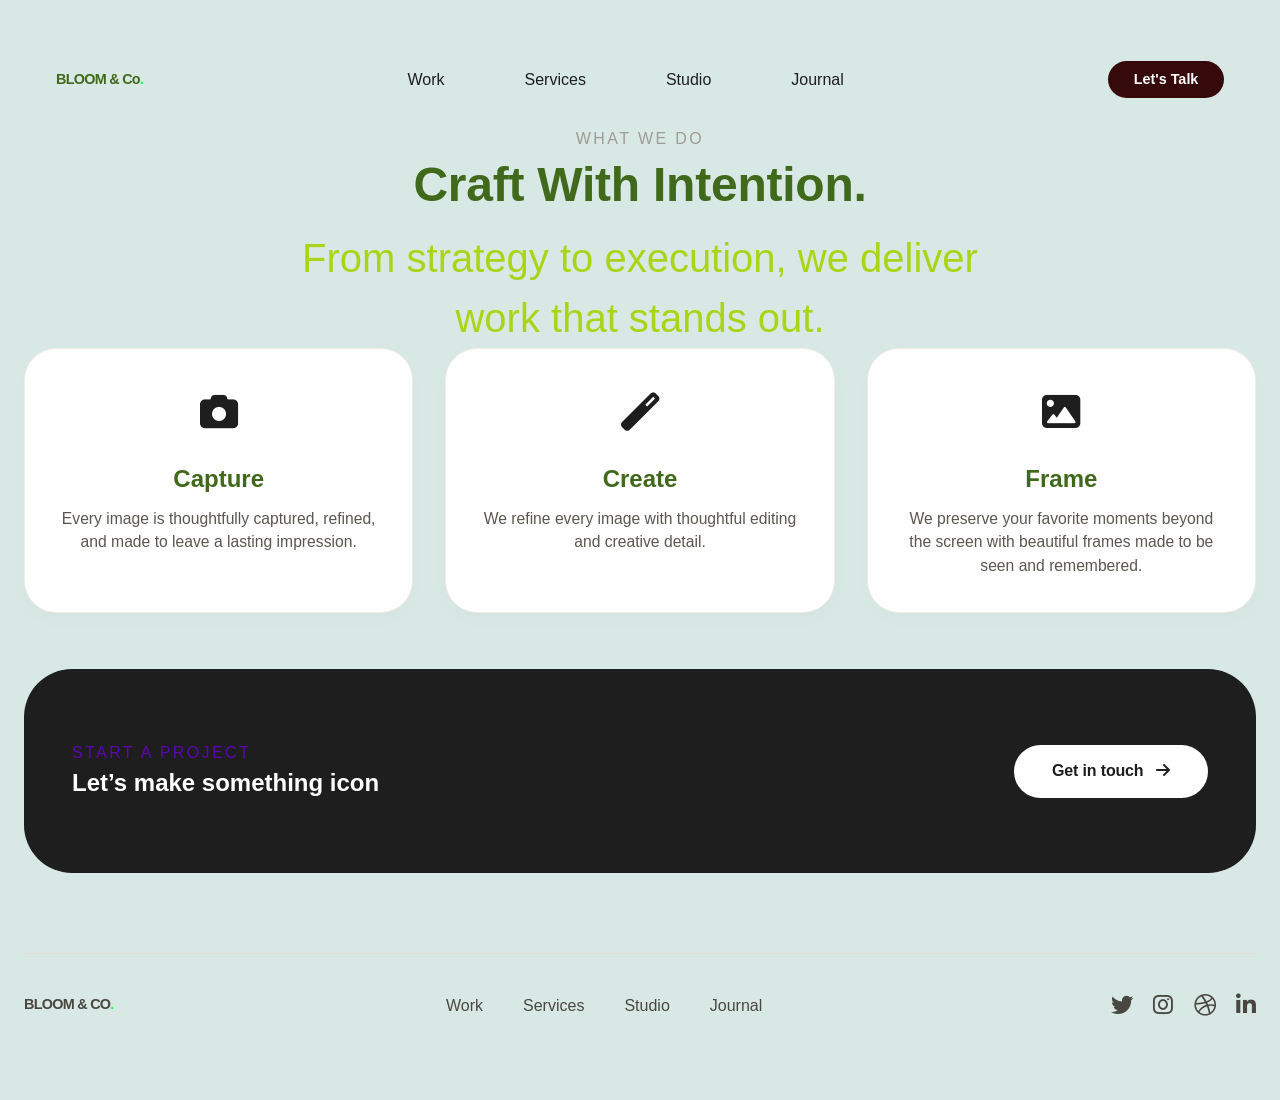
<file: services.html>
<!DOCTYPE html>
<html lang="en">

    <head>
        <meta charset="UTF-8" />
        <meta name="viewport" content="width=device-width, inital-scale=1.0" />
        <title>BLOOM & CO</title>
        <!-- Google Font Awesome for Clean icons -->
         <link rel="preconnect" href="https://fonts.google.com/specimen/Playwrite+DE+LA+Guides" />
         <link rel="preconnect" href="https://fonts.google.com/specimen/Playwrite+DE+LA+Guides" crossorigin />
         <link href="https://fonts.google.com/specimen/Playwrite+DE+LA+Guides" rel="stylessheet" />
         <link rel="stylesheet" href="https://cdnjs.cloudflare.com/ajax/libs/font-awesome/6.0.0-beta3/css/all.min.css" />
         <link rel="stylesheet" href="styles.css" />
    
           
    </head>        
         <body>

        <!-- NAV-->
         <nav class="navbar">
            <div class="logo">BLOOM & Co<span>.</span></div>
            <div class="nav-links">
                <a href="index.html">Work</a>
                <a href="services.html">Services</a>
                 <a href="studio.html">Studio</a>
                 <a href="#">Journal</a>
            </div>
            <a href="#"class="nav-cta">Let&#39s Talk</a>
         </nav>
         <!-- HERO -->
   

        <!-- SERVICES -->
         <section class="portfolio-header">
            
            <div class="service s-header">
                <div>
                    <div class="section-tag">what we do</div>
                    <h2 class="section-title">Craft With Intention.</h2>
                    <p class="section-sub">From strategy to execution, we deliver work that stands out.</p>
                </div>
            </div>
            <div class="service-grid">
                <div class="service-card">
                    <div class="service-icon"><i class="fa fa-camera "></i></div>
                    <h3>Capture</h3>
                    <p>Every image is thoughtfully captured, refined, and made to leave a lasting impression.</p>
                </div>
                <div class="service-card">
                    <div class="service-icon"><i class="fa fa-magic" aria-hidden="true"></i></div>
                    <h3>Create</h3>
                    <p>We refine every image with thoughtful editing and creative detail.</p>
                </div>
                <div class="service-card">
                    <div class="service-icon"><i class="fas fa-image"></i></div>
                    <h3>Frame</h3>
                    <p>We preserve your favorite moments beyond the screen with beautiful frames made to be seen and remembered.</p>
                </div>
            </div>
            
        </section>
        
        <!-- PORTFOLIO -->
         


        <!-- CTA-->
         <div class="container cta-section">
            <div>
                <span class="section-tag" style="color: hsl(271, 95%, 36%);">start a project</span>
                <h2>Let&rsquo;s make something icon</h2>
            </div>
            <a href="#" class="btn-primary">Get in touch <i class="fas fa-arrow-right" style="margin-left: 8px;"></i></a>
        </div>
        
        <!-- FOOTER -->
         <footer class="container footer">
            <div class="logo" style="font: size 0.9em;">BLOOM & CO<span>.</span></div>
            <div class="footer-links">
                <a href="index.html">Work</a>
                <a href="services.html">Services</a>
                <a href="studio.html">Studio</a>
                <a href="journal.html">Journal</a>
            </div>
            <div class="footer-social">
                <i class="fab fa-twitter"></i>
                <i class="fab fa-instagram"></i>
                <i class="fab fa-dribbble"></i>
                <i class="fab fa-linkedin-in"></i>
            </div>
        </footer>

    </body>
</html>
</file>
<file: styles.css>
/* ----- rest & base -----*/
            *, *::before, *::after {
                margin: 0;
                padding: 0;
                box-sizing: border-box;
            }
            :root {
             --bg: #faf8f5;
             --surface: #ffffff;
             --text: #1e1e1e;
             --text-muted: #5a5a6e;
             --accent:#c47a7a;
             --accent-light: #f0dede;
             --accent-dark: #a15a5a;
             --border: #e8e2da;
             --showdow: 0 12px 40px rgba(0, 0, 0, 0.06);
             --radius: 20px;
             --transition: o.35s cubic-bezier(0.25, 0.46, 0.45, 0.94);   
            }

            html{
                scroll-behavior: smooth;
            }

            body {
                font-family: 'Inter', sans-serif;
                background-color: hsl(167, 29%, 88%);
                color: hwb(91 11% 59%);
                line-height: 1.5;
                padding:2rem 1.5rem;
            }

            img {
                max-width: 100%;
                height: auto;
                display: block;
                border-radius: 1rem;
            }

            .container {
                max-width: 1280px;
                margin: auto;
                padding: 0 2rem;
            }

            /*----- buttons & accents -----*/
            .btn-primary {
                display:inline-block;
                background: #1e1e1e;
                color: hsl(36,72%, 56%);
                font-weight: 600;
                padding: 0.9rem 2.4rem;
                border-radius: 60px;
                text-decoration: none;
                letter-spacing: -0.01em;
                transition: all 0.2s ease;
                border: none;
                cursor: pointer;
                font-size: 1rem;
            }

            .btn-primary:hover {
                background: #3b3b3b;
                transform: scale(1.02);
                box-shadow: 0 12px 24px -8px rgba(0,0,0,0.15);
            }

            .btn-outline {
                background: transparent;
                border: 2px solid #1e1e1e;
                color: #1e1e1e;
                font-weight: 600;
                padding: 0.8rem 2.2rem;
                border-radius: 60px;
                text-decoration: none;
                transition: all 0.2s ease;
                display: inline-block;
            }

            .btn-outline:hover {
                background: #f1e6e6;
                color: #faf8f5;
            }

            .section-tag {
                font-size: 1rem;
                text-transform: uppercase;
                letter-spacing: 0.15em;
                color: #a09b94;
                font-weight: 60;
                margin-bottom: 0.5rem;
            }

            .section-title {
                font-size: 3rem;
                font-weight: 700;
                font-family: 'Franklin Gothic Medium', 'Arial Narrow', Arial, sans-serif;
                letter-spacing: -0.005em;
                line-height: 1.1;
                margin-bottom: 1rem;
            }
            
            .section-sub {
                font-size: 2.5rem;
                color: hsl(73, 81%, 46%);
                max-width: 700px;
            }

            /* ----- header / nav ----- */
            .navbar {
                display: flex;
                justify-content: space-between;
                align-items: center;
                padding: 1.8rem 2rem;
                max-width: 1280px;
                margin: 0 auto;
            }

            .logo{
                font-size: 0.9rem;
                font-weight: 600;
                letter-spacing: -0.05em;
            }
            .logo span { color: hsl(135, 97%, 54%); }

            .nav-links {
                display: flex;
                gap: 5rem;
                font-weight: 500;
            }
            .nav-links a {
                text-decoration: none;
                color: #1e1e1e;
                transition: color 0.15s;
            }
            .nav-links a:hover { color: #7d6e5d; }

            .nav-cta {
                background: hwb(0 4% 79%);
                color: white;
                padding: 0.5rem 1.6rem;
                border-radius: 40px;
                text-decoration: none;
                font-weight: 600;
                font-size: 0.9rem;
                transition: 0.2s;
            }
            .nav-cta:hover { background: hsl(330, 81%, 47%); }

            /* ----- hero ----- */
            .hero {
                display: -webkit-box;
                grid-template-columns: 1fr 1fr;
                gap: 4rem;
                align-items: center;
                padding: 2rem 0rem 0rem;
            }

            .hero-content h1 {
                font-size: 4rem;
                font-weight: 800;
                letter-spacing: -0.0em;
                line-height: 1.05;
                margin-bottom: 1.5rem;
            }
            .hero-content h1 i {
                color: #11cf21;
                font-style: italic;
            }
            .hero-content p {
                font-size: 1.25rem;
                color: hsl(30, 50%, 46%);
                max-width: 450px;
                margin-bottom: 2.5rem;
            }
            .hero-action {
                display: flex;
                gap: 1.2rem;
                flex-wrap: wrap;
            }

            .hero-image img {
                width: 100%;
                height: 620px;
                object-fit: cover;
                border-radius: 2rem;
                box-shadow: 0 30px 40px -20px rgba(0,0,0,0.2);
            }

            /* ----- clients ? trudt bar -----*/
            .trust-bar {
                border-top: 1px solid hwb(202 76% 11%);
                border-bottom: 1px solid hsl(192, 20%, 90%);
                padding: 2.2rem 0;
                margin: 1rem 0 3rem 0;
                display: flex;
                flex-wrap: wrap;
                justify-content: space-between;
                align-items: center;
                gap: 1.5rem;
            }
            .trust-bar span {
                font-weight: 500;
                color: #3f0f0f;
                letter-spacing: -0.01em;
            }
            .trust-logos {
                display: flex;
                flex-wrap: wrap;
                gap: 2.8rem;
                align-items: center;
                color: #8a8176;
                font-weight: 600;
                font-size: 1.1rem;
            }
            .trust-logo i {
                font-size: 1.8rem;
                margin-right: 0.4rem;
                color: #0e41cce1;
            }

            /* -----service (grid) ----- */
            .services {
                padding: 5rem 0 4rem 0;
            }
            .services-header {
                display:flex;
                justify-content: space-between;
                align-items: flex-end;
                flex-wrap: nowrap;
                margin-bottom: 3.5rem;
            }

            .service-grid {
                text-align: center;
                display: grid;
                grid-template-columns: repeat(3, 1fr);
                gap: 2rem;
            }

            .service-card {
                background: white;
                padding: 2.2rem 1.8rem;
                border-radius: 2rem;
                box-shadow: 0 8px 24px -8px rgba(0,0,0,0.04);
                transition: all 0.25s ease;
                border: 1px solid #f0ece6; 
            }
            .service-card:hover {
                transform: translateY(-6px);
                box-shadow: 0 20px 32px -12px rgba(0,0,0,0.08);
                border-color: #d6cdc2;
            }
            .service-icon {
                font-size: 2.4rem;
                margin-bottom: 1.2rem;
                color: #1e1e1e
            }
            .service-card h3 {
                font-size: 1.5rem;
                font-weight: 700;
                margin-bottom: 0.6rem;
            }
            .service-card p {
                color: #5a5650;
                font-size: 0.98rem;
            }

            /* -----portfolic (2 cols + image) -----*/
            .portfolio {
                padding: 4rem 0 5rem 0;
            }
            .portfolio-header {
                text-align: center;
                margin-bottom: 3.5rem;
            }
            .portfolio-header .section-sub {
                margin: 0 auto;
            }

            .portfolio-grid {
                display: grid;
                grid-template-columns: 1fr 1fr;
                gap: 2rem;
            }
            .portfolio-item {
                border-radius: 2rem;
                overflow: hidden;
                background: white;
                transition: 0.2s;
                border: 1px solid #ece7e0;
            }
            .portfolio-item img {
                width: 100%;
                height: 260px;
                object-fit: cover;
                border-radius: 0;
            }
           .portfolio-item-content {
            padding: 1.5rem 1.5rem 1.8rem;
           }
           .portfolio-item-content h4 {
            font-size: 1.3rem;
            font-weight: 700;
           }
           .portfolio-item-content p {
            color: #5a5650;
            font-size: 0.95rem;
            margin: 0.3rem 0 0.8rem;
           }
            .portfolio-tag {
                display: inline-block;
                background: #f0ece6;
                padding: 0.2rem 1rem;
                border-radius: 40px;
                font-size: 0.75rem;
                font-weight: 600;
                letter-spacing: 0.02em;
                color: #3f3b35;
            }

            /* -----testionials (flex) ----- */
            .testimonials {
                background: #f3efe9;
                padding: 5rem 0;
                border-radius: 3rem;
                margin: 3rem 0 4rem 0;
            }
            .testimonials .container {
                padding: 0 2rem;
            }
            .testimonial-grid {
                display: grid;
                grid-template-columns: repeat(3, 1fr);
                gap: 2rem;
                margin-top: 2.5rem;
            }
            .testimonial-card {
                background: white;
                padding: 2rem 2rem 2.2rem;
                border-radius: 2rem;
                box-shadow: 0 6px 16px -6px rgba(0,0,0,0.02);
                border: 1px solid #e6dfd7;
            }
             .testimonial-card i.fa-quote-left {
                font-size: 1.6rem;
                color: #b8a99a;
                margin-bottom: 0.8rem;
                display: block;
            }
            .testimonial-card p {
                font-size: 1.05rem;
                margin-bottom: 1.2rem;
                color: #2b2823;
            }
             .testimonial-author {
                display: flex;
                align-items: center;
                gap: 0.8rem;
            }
            .testimonial-author img {
                width: 48px;
                height: 48px;
                border-radius: 50%;
                object-fit: cover;
            }
            .testimonial-author strong { font-weight: 700; }
            .testimonial-author span { font-size: 0.85rem; color: #6b655c; }

            /* ----- CTAsection (Final) -----*/
            .cta-section {
                background: #1e1e1e;
                color: white;
                border-radius: 3rem;
                padding: 4.5rem 3rem;
                margin: 3rem 0 5rem 0;
                display: flex;
                justify-content: space-between;
                align-items: center;
                flex-wrap: wrap;
                gap: 2rem;    
            }
            .cta-section .btn-primary {
              background: white;
              color: #1e1e1e;  
            }
            .cta-section .btn-primary:hover {
                background: #e3ddd6;
                transform: scale(1.02);
            }

            /* -----footer -----*/
            .footer {
                padding: 2.5rem 0 3rem 0;
                border-top: 1px solid #e3ddd6;
                display: flex;
                justify-content: space-between;
                flex-wrap: wrap;
                gap: 2rem;
                color: #4a4640;
            }
            .footer-links {
                display: flex;
                gap: 2.5rem;
            }
            .footer-links a {
                text-decoration: none;
                color: #4a4640;
                font-weight: 500;
            }
            .footer-links a:hover { color: #1e1e1e; }
            .footer-social i {
                font-size:1.4rem;
                margin-left: 1rem;
                color: #4a4640;
                transition: 0.15s;  
            }
            .footer-social i:hover {color: #1e1e1e; }

            /* ----- responsive -----*/
            @media (max-width: 1024px) {
                .hero { grid-template-columns: 1fr; }
                .hero-image img { height: 300px; }
                .service-grid { grid-template-columns: repeat(2, 1fr); }
                .testimonial-grid { grid-template-columns: repeat(2, 1fr); }    
            }
             @media (max-width: 768px) {
                .navbar { flex-wrap: wrap; gap: 1rem; }
                .nav-links { display: none; }
                .service-grid { grid-template-columns: 1fr; }
                .portfolio-grid { grid-template-columns: 1fr; }
                .testimonial-grid { grid-template-columns: 1fr; }
                .cta-section { flex-direction: column; text-align: center; }
                .section-title { font-size: 2.2rem; }
                .hero-content h1 { font-size: 2.8rem; }
             }
</file>
